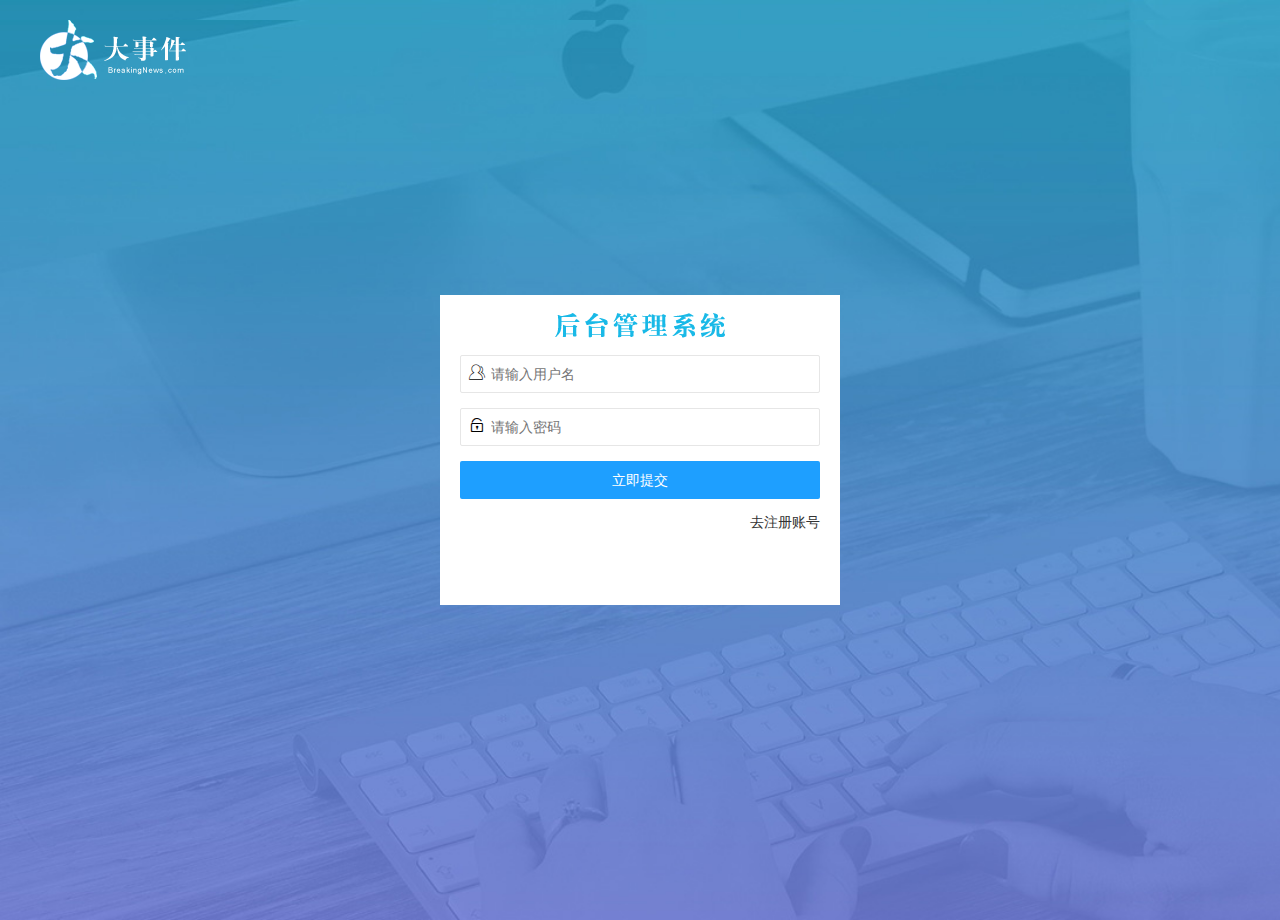
<file: login.html>
<!DOCTYPE html>
<html lang="en">

<head>
    <meta charset="UTF-8">
    <meta name="viewport" content="width=device-width, initial-scale=1.0">
    <title>大事件-登录/注册</title>
    <!-- 导入 LayUI 的样式 -->
    <link rel="stylesheet" href="/assets/lib/layui/css/layui.css" />
    <!-- 导入自己的样式表 -->
    <link rel="stylesheet" href="/assets/css/login.css" />
</head>

<body>
    <!-- 头部的 Logo 区域 -->
    <div class='header'>
        <img src="./assets/images/logo.png" alt="">
    </div>
    <!-- 登录注册区域 -->
    <div class='login'>
        <div class='login-title'></div>
        <!-- 登录区域 -->
        <div class="login-box">
            <form class="layui-form" action="" id='form_login'>
                <!-- 用户名 -->
                <div class="layui-form-item">
                    <i class="layui-icon layui-icon-user"></i>
                    <input type="text" name="username" required lay-verify="required" placeholder="请输入用户名"
                        autocomplete="off" class="layui-input">
                </div>
                <!-- 密码 -->
                <div class="layui-form-item">
                    <i class="layui-icon layui-icon-password"></i>
                    <input type="password" name="password" required lay-verify="required|pwd" placeholder="请输入密码"
                        autocomplete="off" class="layui-input">
                </div>
                <!-- 按钮 -->
                <div class="layui-form-item">
                    <button class="layui-btn layui-btn-fluid layui-btn-normal" lay-submit
                        lay-filter="formDemo">立即提交</button>
                </div>
                <div class="layui-form-item links">
                    <a href="javascript:;" id='toreg'>去注册账号</a>
                </div>
            </form>
            <!-- javascript:;阻止页面跳转 -->


        </div>
        <!-- 注册区域 -->
        <div class="reg-box">
            <form class="layui-form" action="" id='form_reg'>
                <!-- 用户名 -->
                <div class="layui-form-item">
                    <i class="layui-icon layui-icon-user"></i>
                    <input type="text" name="username" required lay-verify="required" placeholder="请输入用户名"
                        autocomplete="off" class="layui-input">
                </div>
                <!-- 密码 -->
                <div class="layui-form-item">
                    <i class="layui-icon layui-icon-password"></i>
                    <!-- 表单验证lay-verify,可以自定义验证规则，两个规则之间用|隔开，不能有空格 -->
                    <input type="password" name="password" required lay-verify="required|pwd" placeholder="请输入密码"
                        autocomplete="off" class="layui-input">
                </div>
                <!-- 重复密码 -->
                <div class="layui-form-item">
                    <i class="layui-icon layui-icon-password"></i>
                    <input type="password" name="repassword" required lay-verify="required|pwd|repwd" placeholder="再输入密码"
                        autocomplete="off" class="layui-input">
                </div>
                <!-- 按钮 -->
                <div class="layui-form-item">
                    <button class="layui-btn layui-btn-fluid layui-btn-normal" lay-submit
                        lay-filter="formDemo" >注册</button>
                </div>
                <div class="layui-form-item links">
                    <a href="javascript:;" id='tologin'>去登录</a>
                </div>
            </form>

        </div>
    </div>
    <!-- 导入 `layui` 的 `js` 文件 -->
    <script src="./assets//lib/layui/layui.all.js"></script>
    <script src="./assets/lib/jquery.js"></script>
    <script src="./assets/js/baseAPI.js"></script>
    <script src="./assets/js/login.js"></script>
</body>

</html>
</file>
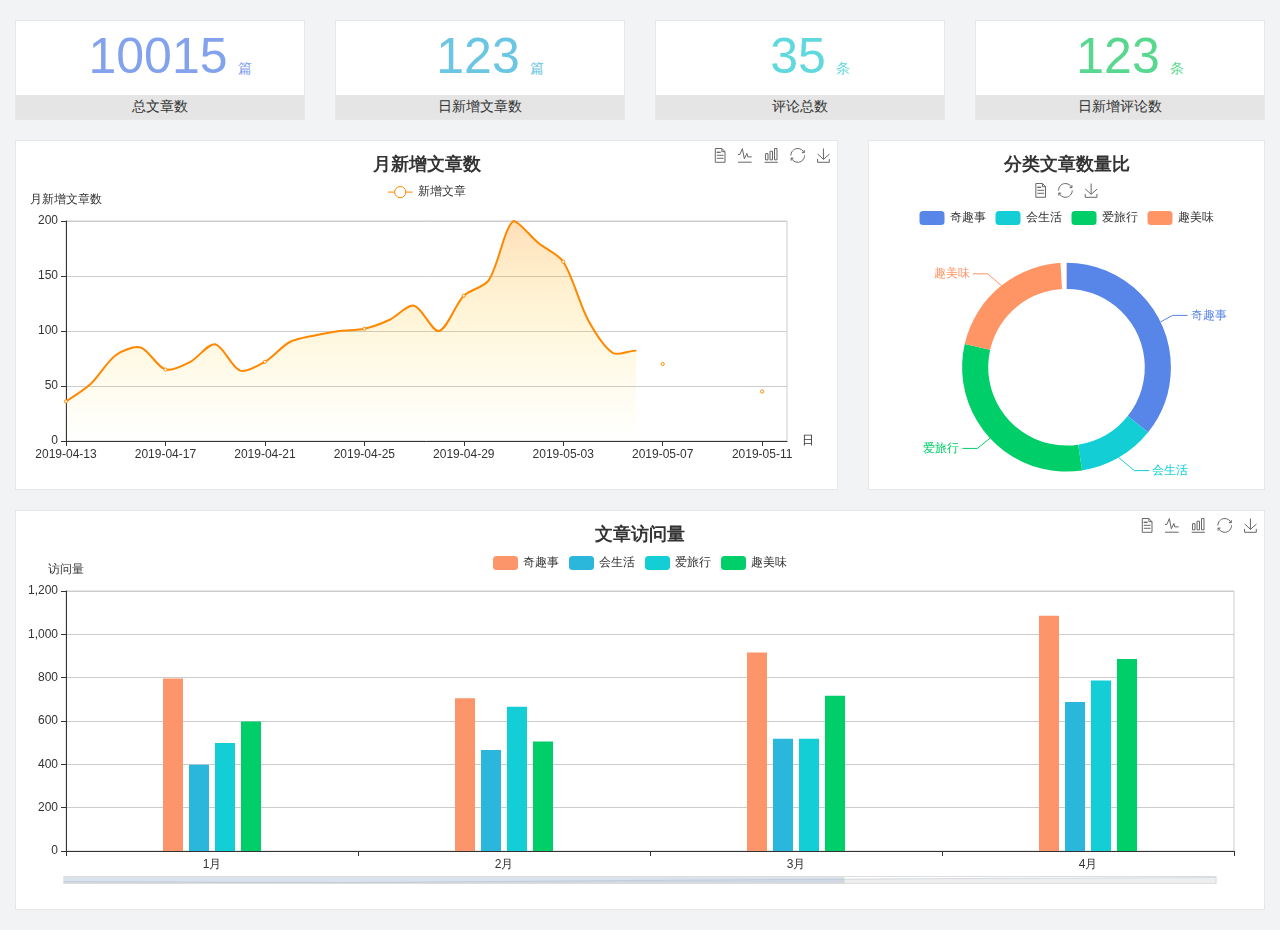
<file: home/dashboard.html>
<!DOCTYPE html>
<html lang="en">

<head>
  <meta charset="UTF-8">
  <meta name="viewport" content="width=device-width, initial-scale=1.0">
  <meta http-equiv="X-UA-Compatible" content="ie=edge">
  <title>图表统计</title>
  <link rel="stylesheet" href="../../assets/lib/bootstrap.css" />
  <link rel="stylesheet" href="../../assets/lib/main.css" />
  <script src="../../assets/lib/jquery.js"></script>
  <script type="text/javascript" src="../../assets/lib/echarts.min.js"></script>
</head>

<body>
  <div class="container-fluid">
    <div class="row spannel_list">
      <div class="col-sm-3 col-xs-6">
        <div class="spannel">
          <em>10015</em><span>篇</span>
          <b>总文章数</b>
        </div>
      </div>
      <div class="col-sm-3 col-xs-6">
        <div class="spannel scolor01">
          <em>123</em><span>篇</span>
          <b>日新增文章数</b>
        </div>
      </div>
      <div class="col-sm-3 col-xs-6">
        <div class="spannel scolor02">
          <em>35</em><span>条</span>
          <b>评论总数</b>
        </div>
      </div>
      <div class="col-sm-3 col-xs-6">
        <div class="spannel scolor03">
          <em>123</em><span>条</span>
          <b>日新增评论数</b>
        </div>
      </div>
    </div>
  </div>

  <div class="container-fluid">
    <div class="row curve-pie">
      <div class="col-lg-8 col-md-8">
        <div class="gragh_pannel" id="curve_show"></div>
      </div>
      <div class="col-lg-4 col-md-4">
        <div class="gragh_pannel" id="pie_show"></div>
      </div>
    </div>
  </div>

  <div class="container-fluid">
    <div class="column_pannel" id="column_show"></div>
  </div>

  <script>
    var oChart = echarts.init(document.getElementById('curve_show'));
    var aList_all = [
      { 'count': 36, 'date': '2019-04-13' },
      { 'count': 52, 'date': '2019-04-14' },
      { 'count': 78, 'date': '2019-04-15' },
      { 'count': 85, 'date': '2019-04-16' },
      { 'count': 65, 'date': '2019-04-17' },
      { 'count': 72, 'date': '2019-04-18' },
      { 'count': 88, 'date': '2019-04-19' },
      { 'count': 64, 'date': '2019-04-20' },
      { 'count': 72, 'date': '2019-04-21' },
      { 'count': 90, 'date': '2019-04-22' },
      { 'count': 96, 'date': '2019-04-23' },
      { 'count': 100, 'date': '2019-04-24' },
      { 'count': 102, 'date': '2019-04-25' },
      { 'count': 110, 'date': '2019-04-26' },
      { 'count': 123, 'date': '2019-04-27' },
      { 'count': 100, 'date': '2019-04-28' },
      { 'count': 132, 'date': '2019-04-29' },
      { 'count': 146, 'date': '2019-04-30' },
      { 'count': 200, 'date': '2019-05-01' },
      { 'count': 180, 'date': '2019-05-02' },
      { 'count': 163, 'date': '2019-05-03' },
      { 'count': 110, 'date': '2019-05-04' },
      { 'count': 80, 'date': '2019-05-05' },
      { 'count': 82, 'date': '2019-05-06' },
      { 'count': 70, 'date': '2019-05-07' },
      { 'count': 65, 'date': '2019-05-08' },
      { 'count': 54, 'date': '2019-05-09' },
      { 'count': 40, 'date': '2019-05-10' },
      { 'count': 45, 'date': '2019-05-11' },
      { 'count': 38, 'date': '2019-05-12' },
    ];

    let aCount = [];
    let aDate = [];

    for (var i = 0; i < aList_all.length; i++) {
      aCount.push(aList_all[i].count);
      aDate.push(aList_all[i].date);
    }

    var chartopt = {
      title: {
        text: '月新增文章数',
        left: 'center',
        top: '10'
      },
      tooltip: {
        trigger: 'axis'
      },
      legend: {
        data: ['新增文章'],
        top: '40'
      },
      toolbox: {
        show: true,
        feature: {
          mark: { show: true },
          dataView: { show: true, readOnly: false },
          magicType: { show: true, type: ['line', 'bar'] },
          restore: { show: true },
          saveAsImage: { show: true }
        }
      },
      calculable: true,
      xAxis: [
        {
          name: '日',
          type: 'category',
          boundaryGap: false,
          data: aDate
        }
      ],
      yAxis: [
        {
          name: '月新增文章数',
          type: 'value'
        }
      ],
      series: [
        {
          name: '新增文章',
          type: 'line',
          smooth: true,
          itemStyle: { normal: { areaStyle: { type: 'default' }, color: '#f80' }, lineStyle: { color: '#f80' } },
          data: aCount
        }],
      areaStyle: {
        normal: {
          color: new echarts.graphic.LinearGradient(0, 0, 0, 1, [{
            offset: 0,
            color: 'rgba(255,136,0,0.39)'
          }, {
            offset: .34,
            color: 'rgba(255,180,0,0.25)'
          }, {
            offset: 1,
            color: 'rgba(255,222,0,0.00)'
          }])

        }
      },
      grid: {
        show: true,
        x: 50,
        x2: 50,
        y: 80,
        height: 220
      }
    };

    oChart.setOption(chartopt);


    var oPie = echarts.init(document.getElementById('pie_show'));
    var oPieopt =
    {
      title: {
        top: 10,
        text: '分类文章数量比',
        x: 'center'
      },
      tooltip: {
        trigger: 'item',
        formatter: "{a} <br/>{b} : {c} ({d}%)"
      },
      color: ['#5885e8', '#13cfd5', '#00ce68', '#ff9565'],
      legend: {
        x: 'center',
        top: 65,
        data: ['奇趣事', '会生活', '爱旅行', '趣美味']
      },
      toolbox: {
        show: true,
        x: 'center',
        top: 35,
        feature: {
          mark: { show: true },
          dataView: { show: true, readOnly: false },
          magicType: {
            show: true,
            type: ['pie', 'funnel'],
            option: {
              funnel: {
                x: '25%',
                width: '50%',
                funnelAlign: 'left',
                max: 1548
              }
            }
          },
          restore: { show: true },
          saveAsImage: { show: true }
        }
      },
      calculable: true,
      series: [
        {
          name: '访问来源',
          type: 'pie',
          radius: ['45%', '60%'],
          center: ['50%', '65%'],
          data: [
            { value: 300, name: '奇趣事' },
            { value: 100, name: '会生活' },
            { value: 260, name: '爱旅行' },
            { value: 180, name: '趣美味' }
          ]
        }
      ]
    };
    oPie.setOption(oPieopt);



    var oColumn = this.echarts.init(document.getElementById('column_show'));
    var oColumnopt =
    {
      title: {
        text: '文章访问量',
        left: 'center',
        top: '10'
      },
      tooltip: {
        trigger: 'axis'
      },
      legend: {
        data: ['奇趣事', '会生活', '爱旅行', '趣美味'],
        top: '40'
      },
      toolbox: {
        show: true,
        feature: {
          mark: { show: true },
          dataView: { show: true, readOnly: false },
          magicType: { show: true, type: ['line', 'bar'] },
          restore: { show: true },
          saveAsImage: { show: true }
        }
      },
      calculable: true,
      xAxis: [
        {
          type: 'category',
          data: ['1月', '2月', '3月', '4月', '5月']
        }
      ],
      yAxis: [
        {
          name: '访问量',
          type: 'value'
        }
      ],
      series: [
        {
          name: '奇趣事',
          type: 'bar',
          barWidth: 20,
          itemStyle: {
            normal: { areaStyle: { type: 'default' }, color: '#fd956a' }
          },
          data: [800, 708, 920, 1090, 1200]
        },
        {
          name: '会生活',
          type: 'bar',
          barWidth: 20,
          itemStyle: {
            normal: { areaStyle: { type: 'default' }, color: '#2bb6db' }
          },
          data: [400, 468, 520, 690, 800]
        },
        {
          name: '爱旅行',
          type: 'bar',
          barWidth: 20,
          itemStyle: {
            normal: { areaStyle: { type: 'default' }, color: '#13cfd5' }
          },
          data: [500, 668, 520, 790, 900]
        },
        {
          name: '趣美味',
          type: 'bar',
          barWidth: 20,
          itemStyle: {
            normal: { areaStyle: { type: 'default' }, color: '#00ce68' }
          },
          data: [600, 508, 720, 890, 1000]
        }
      ],
      grid: {
        show: true,
        x: 50,
        x2: 30,
        y: 80,
        height: 260
      },
      dataZoom: [//给x轴设置滚动条
        {
          start: 0,//默认为0
          end: 100 - 1000 / 31,//默认为100
          type: 'slider',
          show: true,
          xAxisIndex: [0],
          handleSize: 0,//滑动条的 左右2个滑动条的大小
          height: 8,//组件高度
          left: 45, //左边的距离
          right: 50,//右边的距离
          bottom: 26,//右边的距离
          handleColor: '#ddd',//h滑动图标的颜色
          handleStyle: {
            borderColor: "#cacaca",
            borderWidth: "1",
            shadowBlur: 2,
            background: "#ddd",
            shadowColor: "#ddd",
          }
        }]
    };
    oColumn.setOption(oColumnopt);
  </script>
</body>

</html>
</file>
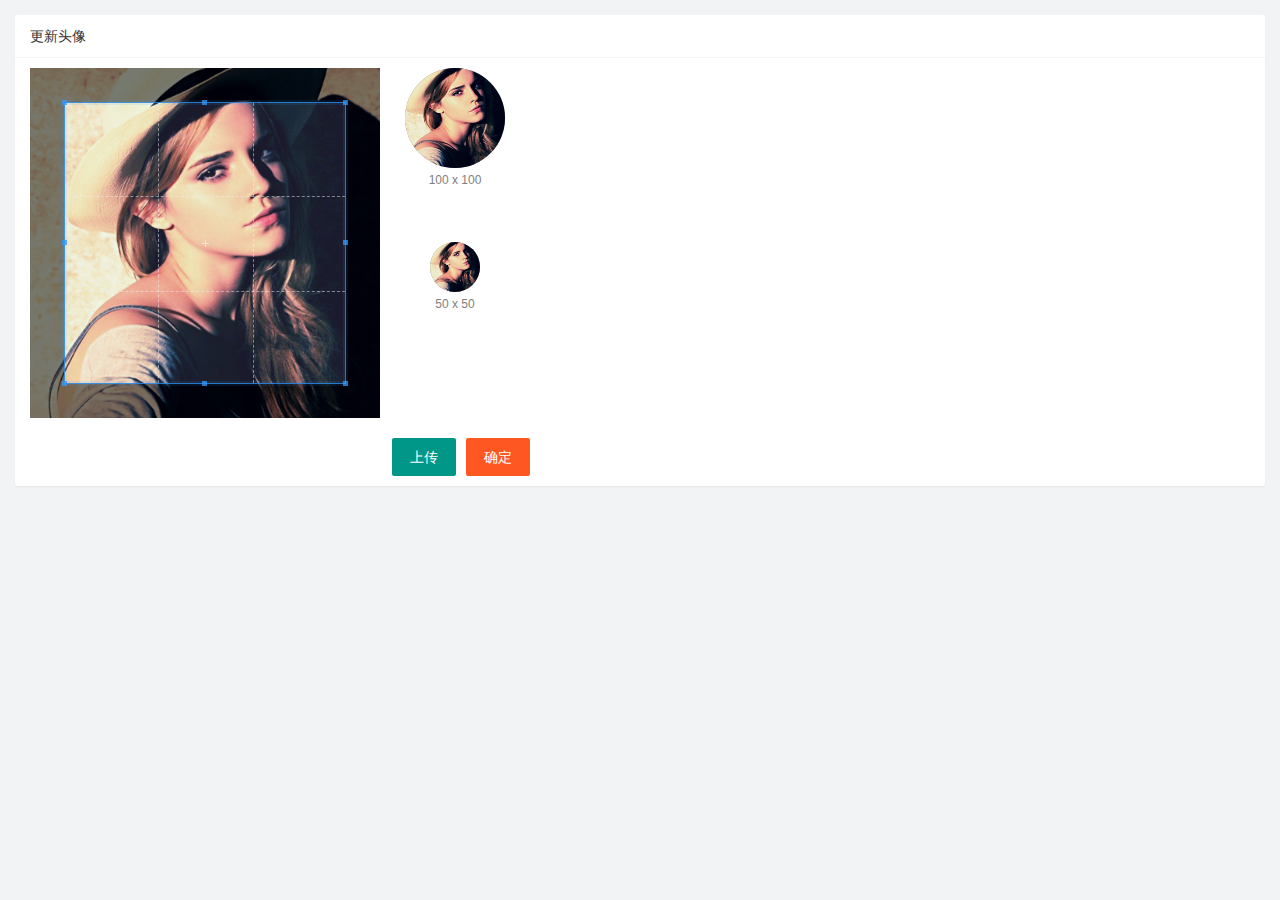
<file: user/user_avatar.html>
<!DOCTYPE html>
<html lang="en">
<head>
    <meta charset="UTF-8">
    <meta name="viewport" content="width=device-width, initial-scale=1.0">
    <title>更新头像</title>
    <link rel="stylesheet" href="../assets/lib/layui/css/layui.css">
    <link rel="stylesheet" href="/assets/lib/cropper/cropper.css" />
    <link rel="stylesheet" href="../assets/css/user/user_avatar.css">
</head>
<body>
    <div class="layui-card">
        <div class="layui-card-header">更新头像</div>
        <div class="layui-card-body">
            <!-- 第一行的图片裁剪和预览区域 -->
            <div class="row1">
                <!-- 图片裁剪区域 -->
                <div class="cropper-box">
                    <!-- 这个 img 标签很重要，将来会把它初始化为裁剪区域 -->
                    <img id="image" src="../assets/images/sample.jpg" />
                </div>
                <!-- 图片的预览区域 -->
                <div class="preview-box">
                    <div>
                        <!-- 宽高为 100px 的预览区域 -->
                        <div class="img-preview w100"></div>
                        <p class="size">100 x 100</p>
                    </div>
                    <div>
                        <!-- 宽高为 50px 的预览区域 -->
                        <div class="img-preview w50"></div>
                        <p class="size">50 x 50</p>
                    </div>
                </div>
            </div>
            
            <!-- 第二行的按钮区域 -->
            <div class="row2">
                <input type="file" id="file" accept='image/png,image/jpg'>
                <button type="button" class="layui-btn" id='uploadfile'>上传</button>
                <button type="button" class="layui-btn layui-btn-danger" id='issure'>确定</button>
            </div>
        </div>
    </div>
    <script src="../assets/lib/layui/layui.all.js"></script>
    <script src="../assets/lib/jquery.js"></script>
    <script src="../assets/lib/cropper/Cropper.js"></script>
    <script src="../assets/lib/cropper/jquery-cropper.js"></script>
    <script src="../assets/js/baseAPI.js"></script>
    <script src="../assets/js/user/user_avatar.js"></script>
</body>
</html>
</file>
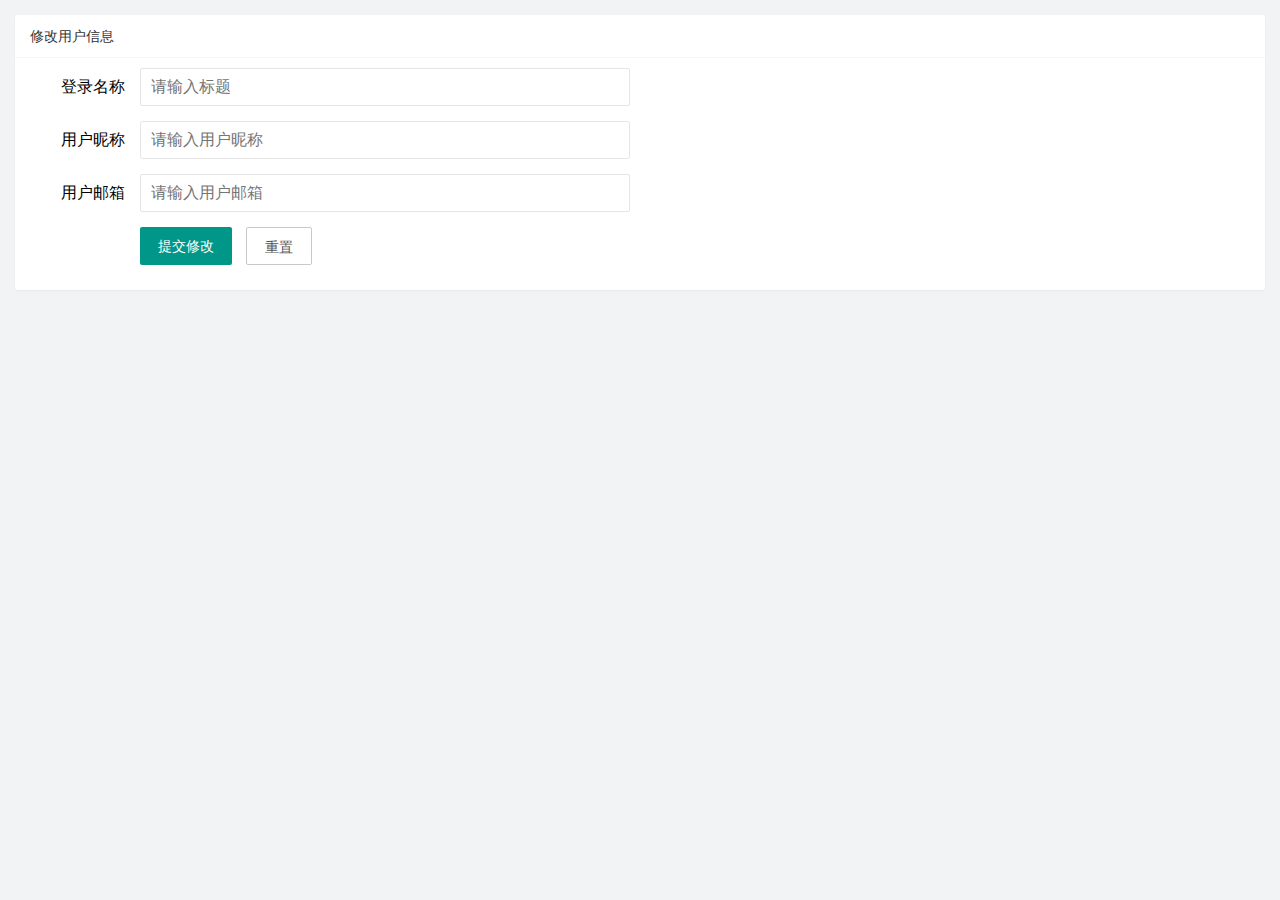
<file: user/user_info.html>
<!DOCTYPE html>
<html lang="en">

<head>
    <meta charset="UTF-8">
    <meta name="viewport" content="width=device-width, initial-scale=1.0">
    <title>基本资料</title>
    <link rel="stylesheet" href="../assets/lib/layui/css/layui.css">
    <link rel="stylesheet" href="../assets/css/user/user_info.css">
</head>

<body>
    <div class="layui-card">
        <div class="layui-card-header">修改用户信息</div>
        <div class="layui-card-body">
            <form class="layui-form" lay-filter='formUserInfo'>
                <input type="hidden" name='id'>
                <div class="layui-form-item">
                    <label class="layui-form-label">登录名称</label>
                    <div class="layui-input-block">
                        <input type="text" name="username" required lay-verify="required" placeholder="请输入标题"
                            autocomplete="off" class="layui-input" readonly>
                    </div>
                </div>
                <div class="layui-form-item">
                    <label class="layui-form-label">用户昵称</label>
                    <div class="layui-input-block">
                        <input type="text" name="nickname" required lay-verify="required|nickname" placeholder="请输入用户昵称"
                            autocomplete="off" class="layui-input">
                    </div>
                </div>
                <div class="layui-form-item">
                    <label class="layui-form-label">用户邮箱</label>
                    <div class="layui-input-block">
                        <input type="text" name="email" required lay-verify="required|email" placeholder="请输入用户邮箱"
                            autocomplete="off" class="layui-input">
                    </div>
                </div>
                <div class="layui-form-item">
                    <div class="layui-input-block">
                        <button class="layui-btn" lay-submit lay-filter="formDemo">提交修改</button>
                        <button type="reset" class="layui-btn layui-btn-primary" id='resetinfo'>重置</button>
                    </div>
                </div>
            </form>
        </div>
    </div>
    <script src="../assets/lib/layui/layui.all.js"></script>
    <script src="../assets/lib/jquery.js"></script>
    <script src="../assets/js/baseAPI.js"></script>
    <script src="../assets/js/user/user_info.js"></script>
</body>

</html>
</file>
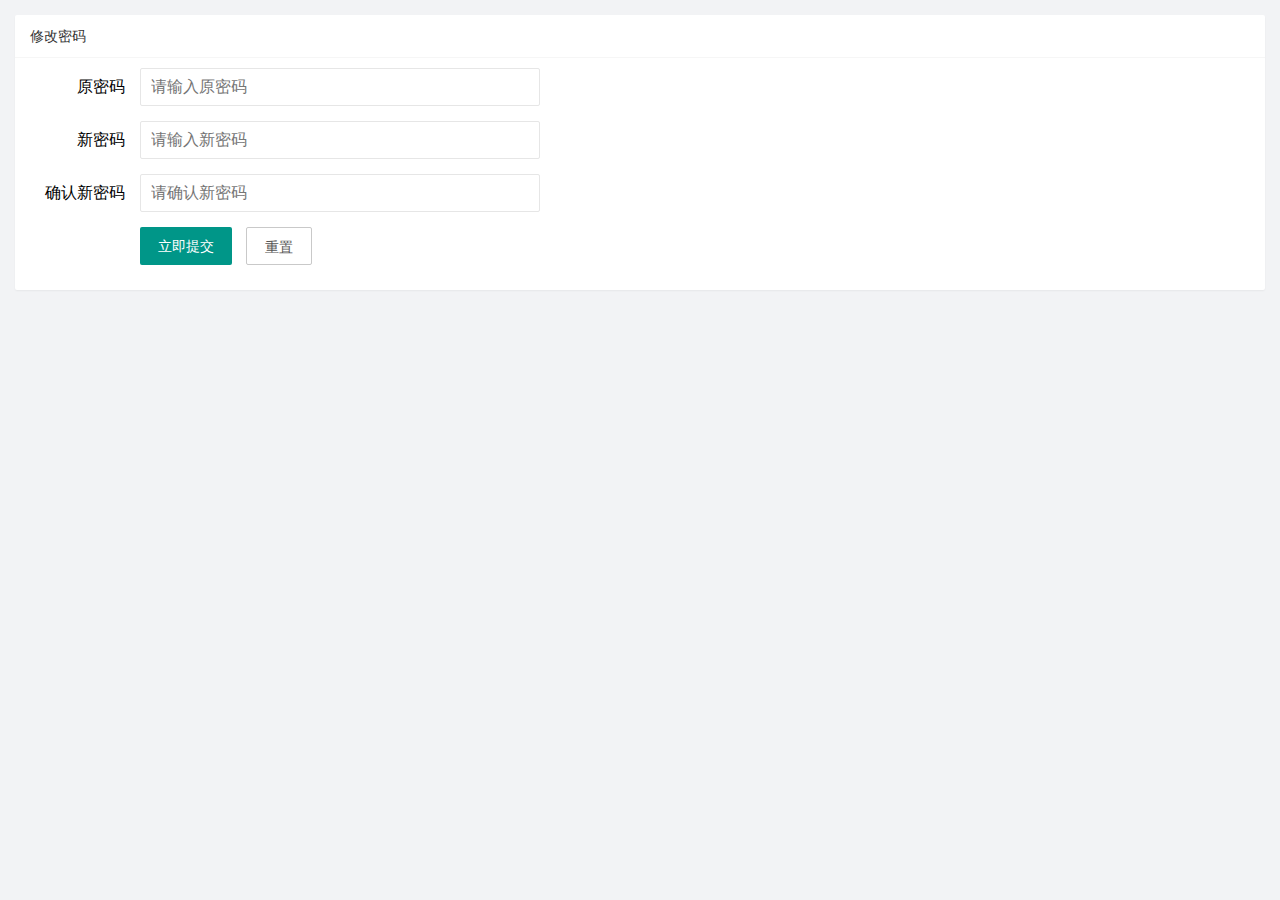
<file: user/user_psw.html>
<!DOCTYPE html>
<html lang="en">

<head>
    <meta charset="UTF-8">
    <meta name="viewport" content="width=device-width, initial-scale=1.0">
    <title>重置密码</title>
    <link rel="stylesheet" href="../assets/lib/layui/css/layui.css">
    <link rel="stylesheet" href="../assets/css/user/user_psw.css">
</head>

<body>
    <div class="layui-card">
        <div class="layui-card-header">修改密码</div>
        <div class="layui-card-body">
            <form class="layui-form" action="">
                <div class="layui-form-item">
                    <label class="layui-form-label">原密码</label>
                    <div class="layui-input-inline">
                        <input type="password" name="oldPwd" required lay-verify="required|pass" placeholder="请输入原密码"
                            autocomplete="off" class="layui-input">
                    </div>
                </div>
                <div class="layui-form-item">
                    <label class="layui-form-label">新密码</label>
                    <div class="layui-input-inline">
                        <input type="password" name="newPwd" required lay-verify="required|pass|samePwd" placeholder="请输入新密码" autocomplete="off"
                            class="layui-input">
                    </div>
                </div>
                <div class="layui-form-item">
                    <label class="layui-form-label">确认新密码</label>
                    <div class="layui-input-inline">
                        <input type="password" name="renewPwd" required lay-verify="required|pass|rePwd" placeholder="请确认新密码" autocomplete="off"
                            class="layui-input">
                    </div>
                </div>
                <div class="layui-form-item">
                    <div class="layui-input-block">
                        <button class="layui-btn" lay-submit lay-filter="formDemo">立即提交</button>
                        <button type="reset" class="layui-btn layui-btn-primary">重置</button>
                    </div>
                </div>
            </form>
        </div>
    </div>
    <script src="../assets/lib/layui/layui.all.js"></script>
    <script src="../assets/lib/jquery.js"></script>
    <script src="../assets/js/baseAPI.js"></script>
    <script src="../assets/js/user/user_psw.js"></script>
</body>

</html>
</file>
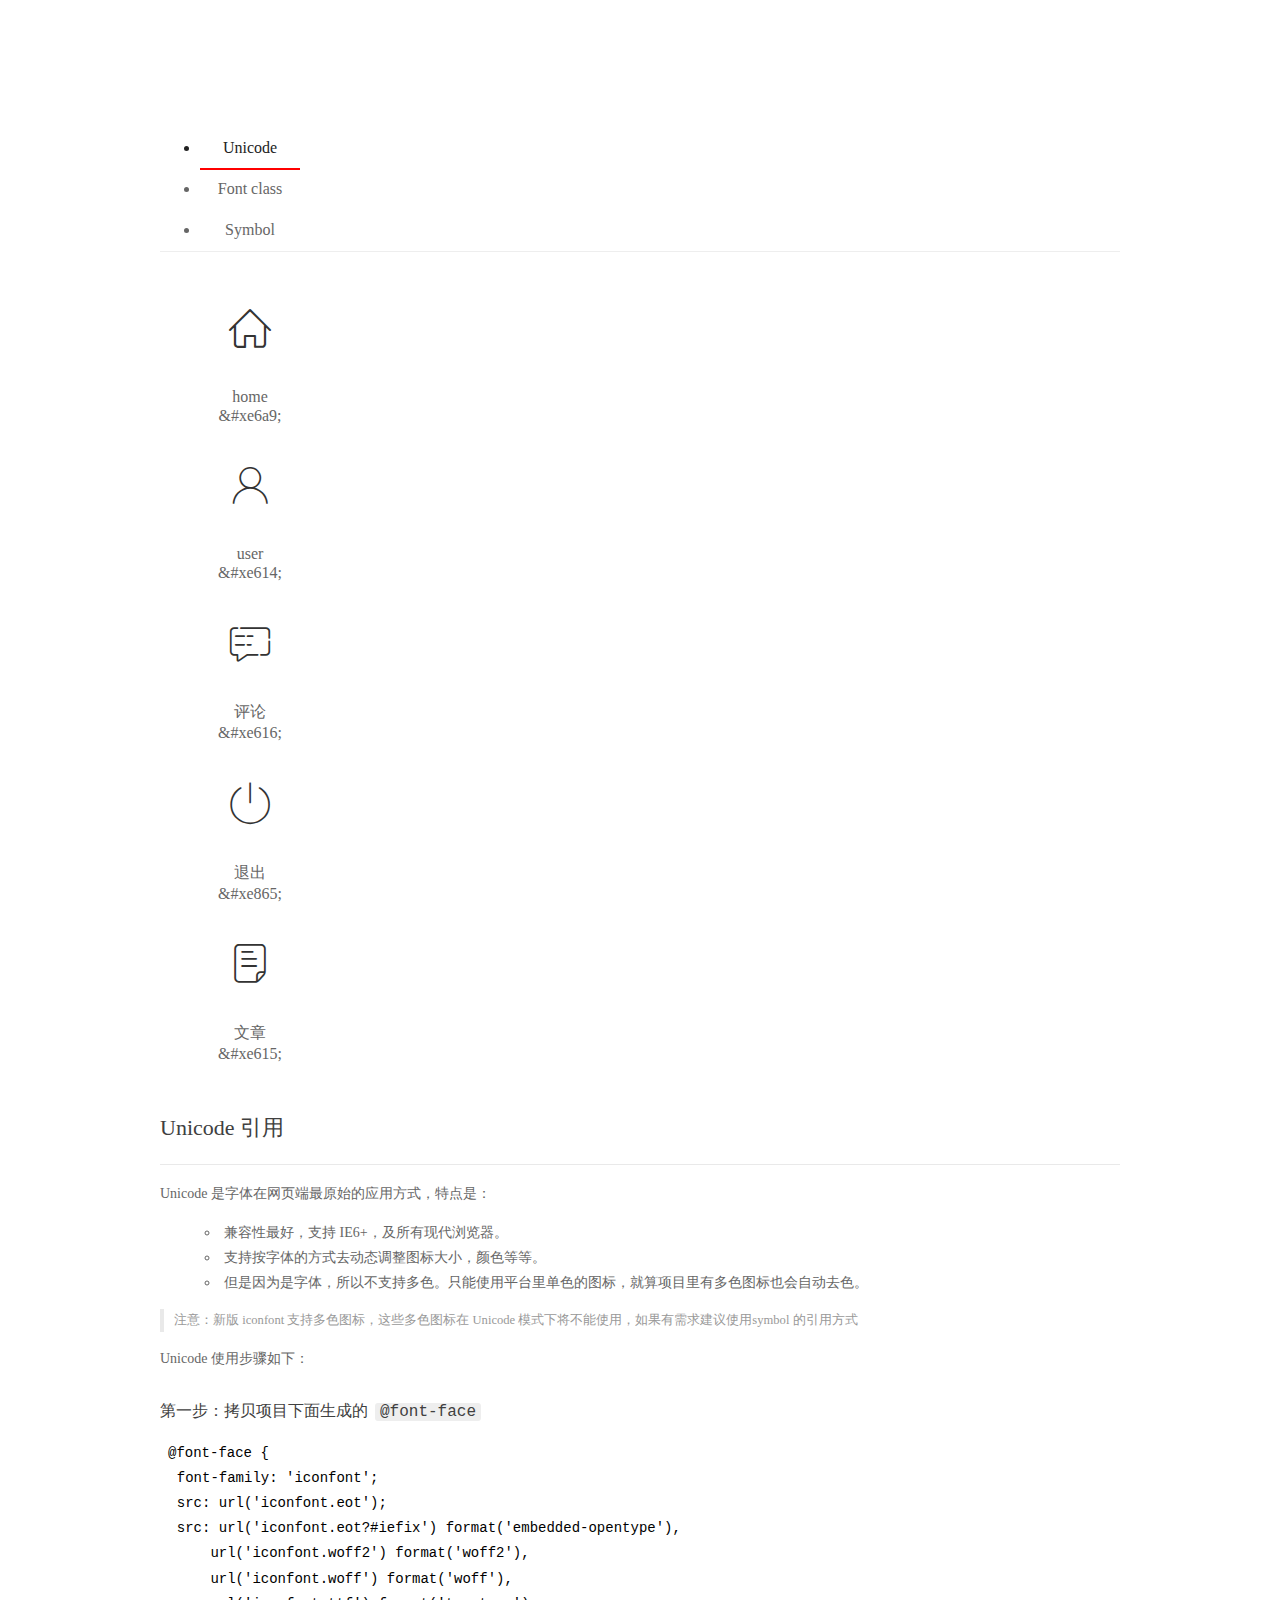
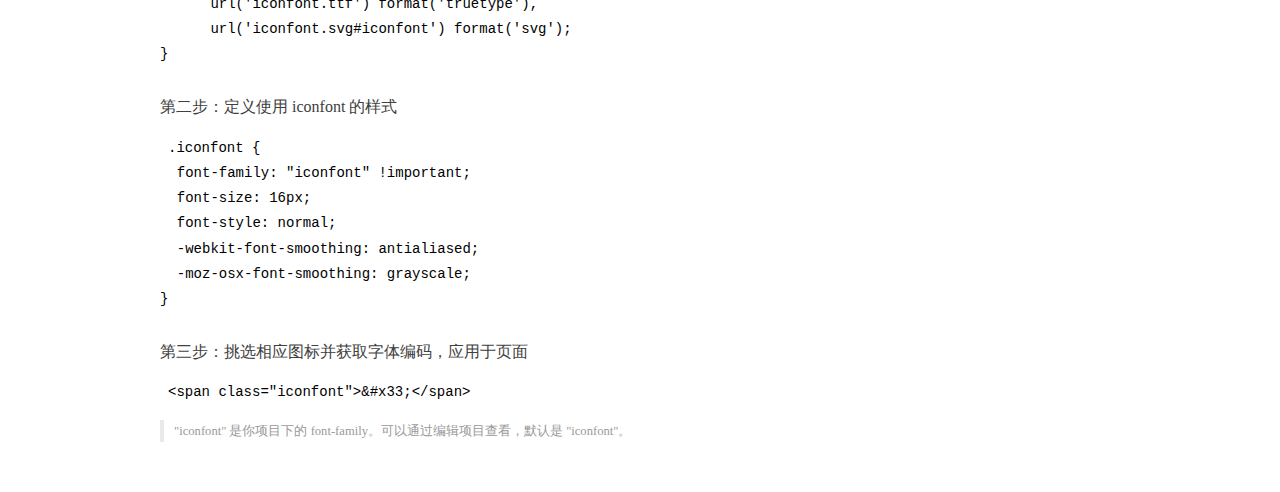
<file: assets/fonts/demo_index.html>
<!DOCTYPE html>
<html>
<head>
  <meta charset="utf-8"/>
  <title>IconFont Demo</title>
  <link rel="shortcut icon" href="https://gtms04.alicdn.com/tps/i4/TB1_oz6GVXXXXaFXpXXJDFnIXXX-64-64.ico" type="image/x-icon"/>
  <link rel="stylesheet" href="https://g.alicdn.com/thx/cube/1.3.2/cube.min.css">
  <link rel="stylesheet" href="demo.css">
  <link rel="stylesheet" href="iconfont.css">
  <script src="iconfont.js"></script>
  <!-- jQuery -->
  <script src="https://a1.alicdn.com/oss/uploads/2018/12/26/7bfddb60-08e8-11e9-9b04-53e73bb6408b.js"></script>
  <!-- 代码高亮 -->
  <script src="https://a1.alicdn.com/oss/uploads/2018/12/26/a3f714d0-08e6-11e9-8a15-ebf944d7534c.js"></script>
</head>
<body>
  <div class="main">
    <h1 class="logo"><a href="https://www.iconfont.cn/" title="iconfont 首页" target="_blank">&#xe86b;</a></h1>
    <div class="nav-tabs">
      <ul id="tabs" class="dib-box">
        <li class="dib active"><span>Unicode</span></li>
        <li class="dib"><span>Font class</span></li>
        <li class="dib"><span>Symbol</span></li>
      </ul>
      
    </div>
    <div class="tab-container">
      <div class="content unicode" style="display: block;">
          <ul class="icon_lists dib-box">
          
            <li class="dib">
              <span class="icon iconfont">&#xe6a9;</span>
                <div class="name">home</div>
                <div class="code-name">&amp;#xe6a9;</div>
              </li>
          
            <li class="dib">
              <span class="icon iconfont">&#xe614;</span>
                <div class="name">user</div>
                <div class="code-name">&amp;#xe614;</div>
              </li>
          
            <li class="dib">
              <span class="icon iconfont">&#xe616;</span>
                <div class="name">评论</div>
                <div class="code-name">&amp;#xe616;</div>
              </li>
          
            <li class="dib">
              <span class="icon iconfont">&#xe865;</span>
                <div class="name">退出</div>
                <div class="code-name">&amp;#xe865;</div>
              </li>
          
            <li class="dib">
              <span class="icon iconfont">&#xe615;</span>
                <div class="name">文章</div>
                <div class="code-name">&amp;#xe615;</div>
              </li>
          
          </ul>
          <div class="article markdown">
          <h2 id="unicode-">Unicode 引用</h2>
          <hr>

          <p>Unicode 是字体在网页端最原始的应用方式，特点是：</p>
          <ul>
            <li>兼容性最好，支持 IE6+，及所有现代浏览器。</li>
            <li>支持按字体的方式去动态调整图标大小，颜色等等。</li>
            <li>但是因为是字体，所以不支持多色。只能使用平台里单色的图标，就算项目里有多色图标也会自动去色。</li>
          </ul>
          <blockquote>
            <p>注意：新版 iconfont 支持多色图标，这些多色图标在 Unicode 模式下将不能使用，如果有需求建议使用symbol 的引用方式</p>
          </blockquote>
          <p>Unicode 使用步骤如下：</p>
          <h3 id="-font-face">第一步：拷贝项目下面生成的 <code>@font-face</code></h3>
<pre><code class="language-css"
>@font-face {
  font-family: 'iconfont';
  src: url('iconfont.eot');
  src: url('iconfont.eot?#iefix') format('embedded-opentype'),
      url('iconfont.woff2') format('woff2'),
      url('iconfont.woff') format('woff'),
      url('iconfont.ttf') format('truetype'),
      url('iconfont.svg#iconfont') format('svg');
}
</code></pre>
          <h3 id="-iconfont-">第二步：定义使用 iconfont 的样式</h3>
<pre><code class="language-css"
>.iconfont {
  font-family: "iconfont" !important;
  font-size: 16px;
  font-style: normal;
  -webkit-font-smoothing: antialiased;
  -moz-osx-font-smoothing: grayscale;
}
</code></pre>
          <h3 id="-">第三步：挑选相应图标并获取字体编码，应用于页面</h3>
<pre>
<code class="language-html"
>&lt;span class="iconfont"&gt;&amp;#x33;&lt;/span&gt;
</code></pre>
          <blockquote>
            <p>"iconfont" 是你项目下的 font-family。可以通过编辑项目查看，默认是 "iconfont"。</p>
          </blockquote>
          </div>
      </div>
      <div class="content font-class">
        <ul class="icon_lists dib-box">
          
          <li class="dib">
            <span class="icon iconfont icon-home"></span>
            <div class="name">
              home
            </div>
            <div class="code-name">.icon-home
            </div>
          </li>
          
          <li class="dib">
            <span class="icon iconfont icon-user"></span>
            <div class="name">
              user
            </div>
            <div class="code-name">.icon-user
            </div>
          </li>
          
          <li class="dib">
            <span class="icon iconfont icon-pinglun"></span>
            <div class="name">
              评论
            </div>
            <div class="code-name">.icon-pinglun
            </div>
          </li>
          
          <li class="dib">
            <span class="icon iconfont icon-tuichu"></span>
            <div class="name">
              退出
            </div>
            <div class="code-name">.icon-tuichu
            </div>
          </li>
          
          <li class="dib">
            <span class="icon iconfont icon-16"></span>
            <div class="name">
              文章
            </div>
            <div class="code-name">.icon-16
            </div>
          </li>
          
        </ul>
        <div class="article markdown">
        <h2 id="font-class-">font-class 引用</h2>
        <hr>

        <p>font-class 是 Unicode 使用方式的一种变种，主要是解决 Unicode 书写不直观，语意不明确的问题。</p>
        <p>与 Unicode 使用方式相比，具有如下特点：</p>
        <ul>
          <li>兼容性良好，支持 IE8+，及所有现代浏览器。</li>
          <li>相比于 Unicode 语意明确，书写更直观。可以很容易分辨这个 icon 是什么。</li>
          <li>因为使用 class 来定义图标，所以当要替换图标时，只需要修改 class 里面的 Unicode 引用。</li>
          <li>不过因为本质上还是使用的字体，所以多色图标还是不支持的。</li>
        </ul>
        <p>使用步骤如下：</p>
        <h3 id="-fontclass-">第一步：引入项目下面生成的 fontclass 代码：</h3>
<pre><code class="language-html">&lt;link rel="stylesheet" href="./iconfont.css"&gt;
</code></pre>
        <h3 id="-">第二步：挑选相应图标并获取类名，应用于页面：</h3>
<pre><code class="language-html">&lt;span class="iconfont icon-xxx"&gt;&lt;/span&gt;
</code></pre>
        <blockquote>
          <p>"
            iconfont" 是你项目下的 font-family。可以通过编辑项目查看，默认是 "iconfont"。</p>
        </blockquote>
      </div>
      </div>
      <div class="content symbol">
          <ul class="icon_lists dib-box">
          
            <li class="dib">
                <svg class="icon svg-icon" aria-hidden="true">
                  <use xlink:href="#icon-home"></use>
                </svg>
                <div class="name">home</div>
                <div class="code-name">#icon-home</div>
            </li>
          
            <li class="dib">
                <svg class="icon svg-icon" aria-hidden="true">
                  <use xlink:href="#icon-user"></use>
                </svg>
                <div class="name">user</div>
                <div class="code-name">#icon-user</div>
            </li>
          
            <li class="dib">
                <svg class="icon svg-icon" aria-hidden="true">
                  <use xlink:href="#icon-pinglun"></use>
                </svg>
                <div class="name">评论</div>
                <div class="code-name">#icon-pinglun</div>
            </li>
          
            <li class="dib">
                <svg class="icon svg-icon" aria-hidden="true">
                  <use xlink:href="#icon-tuichu"></use>
                </svg>
                <div class="name">退出</div>
                <div class="code-name">#icon-tuichu</div>
            </li>
          
            <li class="dib">
                <svg class="icon svg-icon" aria-hidden="true">
                  <use xlink:href="#icon-16"></use>
                </svg>
                <div class="name">文章</div>
                <div class="code-name">#icon-16</div>
            </li>
          
          </ul>
          <div class="article markdown">
          <h2 id="symbol-">Symbol 引用</h2>
          <hr>

          <p>这是一种全新的使用方式，应该说这才是未来的主流，也是平台目前推荐的用法。相关介绍可以参考这篇<a href="">文章</a>
            这种用法其实是做了一个 SVG 的集合，与另外两种相比具有如下特点：</p>
          <ul>
            <li>支持多色图标了，不再受单色限制。</li>
            <li>通过一些技巧，支持像字体那样，通过 <code>font-size</code>, <code>color</code> 来调整样式。</li>
            <li>兼容性较差，支持 IE9+，及现代浏览器。</li>
            <li>浏览器渲染 SVG 的性能一般，还不如 png。</li>
          </ul>
          <p>使用步骤如下：</p>
          <h3 id="-symbol-">第一步：引入项目下面生成的 symbol 代码：</h3>
<pre><code class="language-html">&lt;script src="./iconfont.js"&gt;&lt;/script&gt;
</code></pre>
          <h3 id="-css-">第二步：加入通用 CSS 代码（引入一次就行）：</h3>
<pre><code class="language-html">&lt;style&gt;
.icon {
  width: 1em;
  height: 1em;
  vertical-align: -0.15em;
  fill: currentColor;
  overflow: hidden;
}
&lt;/style&gt;
</code></pre>
          <h3 id="-">第三步：挑选相应图标并获取类名，应用于页面：</h3>
<pre><code class="language-html">&lt;svg class="icon" aria-hidden="true"&gt;
  &lt;use xlink:href="#icon-xxx"&gt;&lt;/use&gt;
&lt;/svg&gt;
</code></pre>
          </div>
      </div>

    </div>
  </div>
  <script>
  $(document).ready(function () {
      $('.tab-container .content:first').show()

      $('#tabs li').click(function (e) {
        var tabContent = $('.tab-container .content')
        var index = $(this).index()

        if ($(this).hasClass('active')) {
          return
        } else {
          $('#tabs li').removeClass('active')
          $(this).addClass('active')

          tabContent.hide().eq(index).fadeIn()
        }
      })
    })
  </script>
</body>
</html>
</file>
<file: assets/lib/layui/css/layui.css>
/** layui-v2.5.5 MIT License By https://www.layui.com */
 .layui-inline,img{display:inline-block;vertical-align:middle}h1,h2,h3,h4,h5,h6{font-weight:400}.layui-edge,.layui-header,.layui-inline,.layui-main{position:relative}.layui-body,.layui-edge,.layui-elip{overflow:hidden}.layui-btn,.layui-edge,.layui-inline,img{vertical-align:middle}.layui-btn,.layui-disabled,.layui-icon,.layui-unselect{-moz-user-select:none;-webkit-user-select:none;-ms-user-select:none}.layui-elip,.layui-form-checkbox span,.layui-form-pane .layui-form-label{text-overflow:ellipsis;white-space:nowrap}.layui-breadcrumb,.layui-tree-btnGroup{visibility:hidden}blockquote,body,button,dd,div,dl,dt,form,h1,h2,h3,h4,h5,h6,input,li,ol,p,pre,td,textarea,th,ul{margin:0;padding:0;-webkit-tap-highlight-color:rgba(0,0,0,0)}a:active,a:hover{outline:0}img{border:none}li{list-style:none}table{border-collapse:collapse;border-spacing:0}h4,h5,h6{font-size:100%}button,input,optgroup,option,select,textarea{font-family:inherit;font-size:inherit;font-style:inherit;font-weight:inherit;outline:0}pre{white-space:pre-wrap;white-space:-moz-pre-wrap;white-space:-pre-wrap;white-space:-o-pre-wrap;word-wrap:break-word}body{line-height:24px;font:14px Helvetica Neue,Helvetica,PingFang SC,Tahoma,Arial,sans-serif}hr{height:1px;margin:10px 0;border:0;clear:both}a{color:#333;text-decoration:none}a:hover{color:#777}a cite{font-style:normal;*cursor:pointer}.layui-border-box,.layui-border-box *{box-sizing:border-box}.layui-box,.layui-box *{box-sizing:content-box}.layui-clear{clear:both;*zoom:1}.layui-clear:after{content:'\20';clear:both;*zoom:1;display:block;height:0}.layui-inline{*display:inline;*zoom:1}.layui-edge{display:inline-block;width:0;height:0;border-width:6px;border-style:dashed;border-color:transparent}.layui-edge-top{top:-4px;border-bottom-color:#999;border-bottom-style:solid}.layui-edge-right{border-left-color:#999;border-left-style:solid}.layui-edge-bottom{top:2px;border-top-color:#999;border-top-style:solid}.layui-edge-left{border-right-color:#999;border-right-style:solid}.layui-disabled,.layui-disabled:hover{color:#d2d2d2!important;cursor:not-allowed!important}.layui-circle{border-radius:100%}.layui-show{display:block!important}.layui-hide{display:none!important}@font-face{font-family:layui-icon;src:url(../font/iconfont.eot?v=250);src:url(../font/iconfont.eot?v=250#iefix) format('embedded-opentype'),url(../font/iconfont.woff2?v=250) format('woff2'),url(../font/iconfont.woff?v=250) format('woff'),url(../font/iconfont.ttf?v=250) format('truetype'),url(../font/iconfont.svg?v=250#layui-icon) format('svg')}.layui-icon{font-family:layui-icon!important;font-size:16px;font-style:normal;-webkit-font-smoothing:antialiased;-moz-osx-font-smoothing:grayscale}.layui-icon-reply-fill:before{content:"\e611"}.layui-icon-set-fill:before{content:"\e614"}.layui-icon-menu-fill:before{content:"\e60f"}.layui-icon-search:before{content:"\e615"}.layui-icon-share:before{content:"\e641"}.layui-icon-set-sm:before{content:"\e620"}.layui-icon-engine:before{content:"\e628"}.layui-icon-close:before{content:"\1006"}.layui-icon-close-fill:before{content:"\1007"}.layui-icon-chart-screen:before{content:"\e629"}.layui-icon-star:before{content:"\e600"}.layui-icon-circle-dot:before{content:"\e617"}.layui-icon-chat:before{content:"\e606"}.layui-icon-release:before{content:"\e609"}.layui-icon-list:before{content:"\e60a"}.layui-icon-chart:before{content:"\e62c"}.layui-icon-ok-circle:before{content:"\1005"}.layui-icon-layim-theme:before{content:"\e61b"}.layui-icon-table:before{content:"\e62d"}.layui-icon-right:before{content:"\e602"}.layui-icon-left:before{content:"\e603"}.layui-icon-cart-simple:before{content:"\e698"}.layui-icon-face-cry:before{content:"\e69c"}.layui-icon-face-smile:before{content:"\e6af"}.layui-icon-survey:before{content:"\e6b2"}.layui-icon-tree:before{content:"\e62e"}.layui-icon-upload-circle:before{content:"\e62f"}.layui-icon-add-circle:before{content:"\e61f"}.layui-icon-download-circle:before{content:"\e601"}.layui-icon-templeate-1:before{content:"\e630"}.layui-icon-util:before{content:"\e631"}.layui-icon-face-surprised:before{content:"\e664"}.layui-icon-edit:before{content:"\e642"}.layui-icon-speaker:before{content:"\e645"}.layui-icon-down:before{content:"\e61a"}.layui-icon-file:before{content:"\e621"}.layui-icon-layouts:before{content:"\e632"}.layui-icon-rate-half:before{content:"\e6c9"}.layui-icon-add-circle-fine:before{content:"\e608"}.layui-icon-prev-circle:before{content:"\e633"}.layui-icon-read:before{content:"\e705"}.layui-icon-404:before{content:"\e61c"}.layui-icon-carousel:before{content:"\e634"}.layui-icon-help:before{content:"\e607"}.layui-icon-code-circle:before{content:"\e635"}.layui-icon-water:before{content:"\e636"}.layui-icon-username:before{content:"\e66f"}.layui-icon-find-fill:before{content:"\e670"}.layui-icon-about:before{content:"\e60b"}.layui-icon-location:before{content:"\e715"}.layui-icon-up:before{content:"\e619"}.layui-icon-pause:before{content:"\e651"}.layui-icon-date:before{content:"\e637"}.layui-icon-layim-uploadfile:before{content:"\e61d"}.layui-icon-delete:before{content:"\e640"}.layui-icon-play:before{content:"\e652"}.layui-icon-top:before{content:"\e604"}.layui-icon-friends:before{content:"\e612"}.layui-icon-refresh-3:before{content:"\e9aa"}.layui-icon-ok:before{content:"\e605"}.layui-icon-layer:before{content:"\e638"}.layui-icon-face-smile-fine:before{content:"\e60c"}.layui-icon-dollar:before{content:"\e659"}.layui-icon-group:before{content:"\e613"}.layui-icon-layim-download:before{content:"\e61e"}.layui-icon-picture-fine:before{content:"\e60d"}.layui-icon-link:before{content:"\e64c"}.layui-icon-diamond:before{content:"\e735"}.layui-icon-log:before{content:"\e60e"}.layui-icon-rate-solid:before{content:"\e67a"}.layui-icon-fonts-del:before{content:"\e64f"}.layui-icon-unlink:before{content:"\e64d"}.layui-icon-fonts-clear:before{content:"\e639"}.layui-icon-triangle-r:before{content:"\e623"}.layui-icon-circle:before{content:"\e63f"}.layui-icon-radio:before{content:"\e643"}.layui-icon-align-center:before{content:"\e647"}.layui-icon-align-right:before{content:"\e648"}.layui-icon-align-left:before{content:"\e649"}.layui-icon-loading-1:before{content:"\e63e"}.layui-icon-return:before{content:"\e65c"}.layui-icon-fonts-strong:before{content:"\e62b"}.layui-icon-upload:before{content:"\e67c"}.layui-icon-dialogue:before{content:"\e63a"}.layui-icon-video:before{content:"\e6ed"}.layui-icon-headset:before{content:"\e6fc"}.layui-icon-cellphone-fine:before{content:"\e63b"}.layui-icon-add-1:before{content:"\e654"}.layui-icon-face-smile-b:before{content:"\e650"}.layui-icon-fonts-html:before{content:"\e64b"}.layui-icon-form:before{content:"\e63c"}.layui-icon-cart:before{content:"\e657"}.layui-icon-camera-fill:before{content:"\e65d"}.layui-icon-tabs:before{content:"\e62a"}.layui-icon-fonts-code:before{content:"\e64e"}.layui-icon-fire:before{content:"\e756"}.layui-icon-set:before{content:"\e716"}.layui-icon-fonts-u:before{content:"\e646"}.layui-icon-triangle-d:before{content:"\e625"}.layui-icon-tips:before{content:"\e702"}.layui-icon-picture:before{content:"\e64a"}.layui-icon-more-vertical:before{content:"\e671"}.layui-icon-flag:before{content:"\e66c"}.layui-icon-loading:before{content:"\e63d"}.layui-icon-fonts-i:before{content:"\e644"}.layui-icon-refresh-1:before{content:"\e666"}.layui-icon-rmb:before{content:"\e65e"}.layui-icon-home:before{content:"\e68e"}.layui-icon-user:before{content:"\e770"}.layui-icon-notice:before{content:"\e667"}.layui-icon-login-weibo:before{content:"\e675"}.layui-icon-voice:before{content:"\e688"}.layui-icon-upload-drag:before{content:"\e681"}.layui-icon-login-qq:before{content:"\e676"}.layui-icon-snowflake:before{content:"\e6b1"}.layui-icon-file-b:before{content:"\e655"}.layui-icon-template:before{content:"\e663"}.layui-icon-auz:before{content:"\e672"}.layui-icon-console:before{content:"\e665"}.layui-icon-app:before{content:"\e653"}.layui-icon-prev:before{content:"\e65a"}.layui-icon-website:before{content:"\e7ae"}.layui-icon-next:before{content:"\e65b"}.layui-icon-component:before{content:"\e857"}.layui-icon-more:before{content:"\e65f"}.layui-icon-login-wechat:before{content:"\e677"}.layui-icon-shrink-right:before{content:"\e668"}.layui-icon-spread-left:before{content:"\e66b"}.layui-icon-camera:before{content:"\e660"}.layui-icon-note:before{content:"\e66e"}.layui-icon-refresh:before{content:"\e669"}.layui-icon-female:before{content:"\e661"}.layui-icon-male:before{content:"\e662"}.layui-icon-password:before{content:"\e673"}.layui-icon-senior:before{content:"\e674"}.layui-icon-theme:before{content:"\e66a"}.layui-icon-tread:before{content:"\e6c5"}.layui-icon-praise:before{content:"\e6c6"}.layui-icon-star-fill:before{content:"\e658"}.layui-icon-rate:before{content:"\e67b"}.layui-icon-template-1:before{content:"\e656"}.layui-icon-vercode:before{content:"\e679"}.layui-icon-cellphone:before{content:"\e678"}.layui-icon-screen-full:before{content:"\e622"}.layui-icon-screen-restore:before{content:"\e758"}.layui-icon-cols:before{content:"\e610"}.layui-icon-export:before{content:"\e67d"}.layui-icon-print:before{content:"\e66d"}.layui-icon-slider:before{content:"\e714"}.layui-icon-addition:before{content:"\e624"}.layui-icon-subtraction:before{content:"\e67e"}.layui-icon-service:before{content:"\e626"}.layui-icon-transfer:before{content:"\e691"}.layui-main{width:1140px;margin:0 auto}.layui-header{z-index:1000;height:60px}.layui-header a:hover{transition:all .5s;-webkit-transition:all .5s}.layui-side{position:fixed;left:0;top:0;bottom:0;z-index:999;width:200px;overflow-x:hidden}.layui-side-scroll{position:relative;width:220px;height:100%;overflow-x:hidden}.layui-body{position:absolute;left:200px;right:0;top:0;bottom:0;z-index:998;width:auto;overflow-y:auto;box-sizing:border-box}.layui-layout-body{overflow:hidden}.layui-layout-admin .layui-header{background-color:#23262E}.layui-layout-admin .layui-side{top:60px;width:200px;overflow-x:hidden}.layui-layout-admin .layui-body{position:fixed;top:60px;bottom:44px}.layui-layout-admin .layui-main{width:auto;margin:0 15px}.layui-layout-admin .layui-footer{position:fixed;left:200px;right:0;bottom:0;height:44px;line-height:44px;padding:0 15px;background-color:#eee}.layui-layout-admin .layui-logo{position:absolute;left:0;top:0;width:200px;height:100%;line-height:60px;text-align:center;color:#009688;font-size:16px}.layui-layout-admin .layui-header .layui-nav{background:0 0}.layui-layout-left{position:absolute!important;left:200px;top:0}.layui-layout-right{position:absolute!important;right:0;top:0}.layui-container{position:relative;margin:0 auto;padding:0 15px;box-sizing:border-box}.layui-fluid{position:relative;margin:0 auto;padding:0 15px}.layui-row:after,.layui-row:before{content:'';display:block;clear:both}.layui-col-lg1,.layui-col-lg10,.layui-col-lg11,.layui-col-lg12,.layui-col-lg2,.layui-col-lg3,.layui-col-lg4,.layui-col-lg5,.layui-col-lg6,.layui-col-lg7,.layui-col-lg8,.layui-col-lg9,.layui-col-md1,.layui-col-md10,.layui-col-md11,.layui-col-md12,.layui-col-md2,.layui-col-md3,.layui-col-md4,.layui-col-md5,.layui-col-md6,.layui-col-md7,.layui-col-md8,.layui-col-md9,.layui-col-sm1,.layui-col-sm10,.layui-col-sm11,.layui-col-sm12,.layui-col-sm2,.layui-col-sm3,.layui-col-sm4,.layui-col-sm5,.layui-col-sm6,.layui-col-sm7,.layui-col-sm8,.layui-col-sm9,.layui-col-xs1,.layui-col-xs10,.layui-col-xs11,.layui-col-xs12,.layui-col-xs2,.layui-col-xs3,.layui-col-xs4,.layui-col-xs5,.layui-col-xs6,.layui-col-xs7,.layui-col-xs8,.layui-col-xs9{position:relative;display:block;box-sizing:border-box}.layui-col-xs1,.layui-col-xs10,.layui-col-xs11,.layui-col-xs12,.layui-col-xs2,.layui-col-xs3,.layui-col-xs4,.layui-col-xs5,.layui-col-xs6,.layui-col-xs7,.layui-col-xs8,.layui-col-xs9{float:left}.layui-col-xs1{width:8.33333333%}.layui-col-xs2{width:16.66666667%}.layui-col-xs3{width:25%}.layui-col-xs4{width:33.33333333%}.layui-col-xs5{width:41.66666667%}.layui-col-xs6{width:50%}.layui-col-xs7{width:58.33333333%}.layui-col-xs8{width:66.66666667%}.layui-col-xs9{width:75%}.layui-col-xs10{width:83.33333333%}.layui-col-xs11{width:91.66666667%}.layui-col-xs12{width:100%}.layui-col-xs-offset1{margin-left:8.33333333%}.layui-col-xs-offset2{margin-left:16.66666667%}.layui-col-xs-offset3{margin-left:25%}.layui-col-xs-offset4{margin-left:33.33333333%}.layui-col-xs-offset5{margin-left:41.66666667%}.layui-col-xs-offset6{margin-left:50%}.layui-col-xs-offset7{margin-left:58.33333333%}.layui-col-xs-offset8{margin-left:66.66666667%}.layui-col-xs-offset9{margin-left:75%}.layui-col-xs-offset10{margin-left:83.33333333%}.layui-col-xs-offset11{margin-left:91.66666667%}.layui-col-xs-offset12{margin-left:100%}@media screen and (max-width:768px){.layui-hide-xs{display:none!important}.layui-show-xs-block{display:block!important}.layui-show-xs-inline{display:inline!important}.layui-show-xs-inline-block{display:inline-block!important}}@media screen and (min-width:768px){.layui-container{width:750px}.layui-hide-sm{display:none!important}.layui-show-sm-block{display:block!important}.layui-show-sm-inline{display:inline!important}.layui-show-sm-inline-block{display:inline-block!important}.layui-col-sm1,.layui-col-sm10,.layui-col-sm11,.layui-col-sm12,.layui-col-sm2,.layui-col-sm3,.layui-col-sm4,.layui-col-sm5,.layui-col-sm6,.layui-col-sm7,.layui-col-sm8,.layui-col-sm9{float:left}.layui-col-sm1{width:8.33333333%}.layui-col-sm2{width:16.66666667%}.layui-col-sm3{width:25%}.layui-col-sm4{width:33.33333333%}.layui-col-sm5{width:41.66666667%}.layui-col-sm6{width:50%}.layui-col-sm7{width:58.33333333%}.layui-col-sm8{width:66.66666667%}.layui-col-sm9{width:75%}.layui-col-sm10{width:83.33333333%}.layui-col-sm11{width:91.66666667%}.layui-col-sm12{width:100%}.layui-col-sm-offset1{margin-left:8.33333333%}.layui-col-sm-offset2{margin-left:16.66666667%}.layui-col-sm-offset3{margin-left:25%}.layui-col-sm-offset4{margin-left:33.33333333%}.layui-col-sm-offset5{margin-left:41.66666667%}.layui-col-sm-offset6{margin-left:50%}.layui-col-sm-offset7{margin-left:58.33333333%}.layui-col-sm-offset8{margin-left:66.66666667%}.layui-col-sm-offset9{margin-left:75%}.layui-col-sm-offset10{margin-left:83.33333333%}.layui-col-sm-offset11{margin-left:91.66666667%}.layui-col-sm-offset12{margin-left:100%}}@media screen and (min-width:992px){.layui-container{width:970px}.layui-hide-md{display:none!important}.layui-show-md-block{display:block!important}.layui-show-md-inline{display:inline!important}.layui-show-md-inline-block{display:inline-block!important}.layui-col-md1,.layui-col-md10,.layui-col-md11,.layui-col-md12,.layui-col-md2,.layui-col-md3,.layui-col-md4,.layui-col-md5,.layui-col-md6,.layui-col-md7,.layui-col-md8,.layui-col-md9{float:left}.layui-col-md1{width:8.33333333%}.layui-col-md2{width:16.66666667%}.layui-col-md3{width:25%}.layui-col-md4{width:33.33333333%}.layui-col-md5{width:41.66666667%}.layui-col-md6{width:50%}.layui-col-md7{width:58.33333333%}.layui-col-md8{width:66.66666667%}.layui-col-md9{width:75%}.layui-col-md10{width:83.33333333%}.layui-col-md11{width:91.66666667%}.layui-col-md12{width:100%}.layui-col-md-offset1{margin-left:8.33333333%}.layui-col-md-offset2{margin-left:16.66666667%}.layui-col-md-offset3{margin-left:25%}.layui-col-md-offset4{margin-left:33.33333333%}.layui-col-md-offset5{margin-left:41.66666667%}.layui-col-md-offset6{margin-left:50%}.layui-col-md-offset7{margin-left:58.33333333%}.layui-col-md-offset8{margin-left:66.66666667%}.layui-col-md-offset9{margin-left:75%}.layui-col-md-offset10{margin-left:83.33333333%}.layui-col-md-offset11{margin-left:91.66666667%}.layui-col-md-offset12{margin-left:100%}}@media screen and (min-width:1200px){.layui-container{width:1170px}.layui-hide-lg{display:none!important}.layui-show-lg-block{display:block!important}.layui-show-lg-inline{display:inline!important}.layui-show-lg-inline-block{display:inline-block!important}.layui-col-lg1,.layui-col-lg10,.layui-col-lg11,.layui-col-lg12,.layui-col-lg2,.layui-col-lg3,.layui-col-lg4,.layui-col-lg5,.layui-col-lg6,.layui-col-lg7,.layui-col-lg8,.layui-col-lg9{float:left}.layui-col-lg1{width:8.33333333%}.layui-col-lg2{width:16.66666667%}.layui-col-lg3{width:25%}.layui-col-lg4{width:33.33333333%}.layui-col-lg5{width:41.66666667%}.layui-col-lg6{width:50%}.layui-col-lg7{width:58.33333333%}.layui-col-lg8{width:66.66666667%}.layui-col-lg9{width:75%}.layui-col-lg10{width:83.33333333%}.layui-col-lg11{width:91.66666667%}.layui-col-lg12{width:100%}.layui-col-lg-offset1{margin-left:8.33333333%}.layui-col-lg-offset2{margin-left:16.66666667%}.layui-col-lg-offset3{margin-left:25%}.layui-col-lg-offset4{margin-left:33.33333333%}.layui-col-lg-offset5{margin-left:41.66666667%}.layui-col-lg-offset6{margin-left:50%}.layui-col-lg-offset7{margin-left:58.33333333%}.layui-col-lg-offset8{margin-left:66.66666667%}.layui-col-lg-offset9{margin-left:75%}.layui-col-lg-offset10{margin-left:83.33333333%}.layui-col-lg-offset11{margin-left:91.66666667%}.layui-col-lg-offset12{margin-left:100%}}.layui-col-space1{margin:-.5px}.layui-col-space1>*{padding:.5px}.layui-col-space3{margin:-1.5px}.layui-col-space3>*{padding:1.5px}.layui-col-space5{margin:-2.5px}.layui-col-space5>*{padding:2.5px}.layui-col-space8{margin:-3.5px}.layui-col-space8>*{padding:3.5px}.layui-col-space10{margin:-5px}.layui-col-space10>*{padding:5px}.layui-col-space12{margin:-6px}.layui-col-space12>*{padding:6px}.layui-col-space15{margin:-7.5px}.layui-col-space15>*{padding:7.5px}.layui-col-space18{margin:-9px}.layui-col-space18>*{padding:9px}.layui-col-space20{margin:-10px}.layui-col-space20>*{padding:10px}.layui-col-space22{margin:-11px}.layui-col-space22>*{padding:11px}.layui-col-space25{margin:-12.5px}.layui-col-space25>*{padding:12.5px}.layui-col-space30{margin:-15px}.layui-col-space30>*{padding:15px}.layui-btn,.layui-input,.layui-select,.layui-textarea,.layui-upload-button{outline:0;-webkit-appearance:none;transition:all .3s;-webkit-transition:all .3s;box-sizing:border-box}.layui-elem-quote{margin-bottom:10px;padding:15px;line-height:22px;border-left:5px solid #009688;border-radius:0 2px 2px 0;background-color:#f2f2f2}.layui-quote-nm{border-style:solid;border-width:1px 1px 1px 5px;background:0 0}.layui-elem-field{margin-bottom:10px;padding:0;border-width:1px;border-style:solid}.layui-elem-field legend{margin-left:20px;padding:0 10px;font-size:20px;font-weight:300}.layui-field-title{margin:10px 0 20px;border-width:1px 0 0}.layui-field-box{padding:10px 15px}.layui-field-title .layui-field-box{padding:10px 0}.layui-progress{position:relative;height:6px;border-radius:20px;background-color:#e2e2e2}.layui-progress-bar{position:absolute;left:0;top:0;width:0;max-width:100%;height:6px;border-radius:20px;text-align:right;background-color:#5FB878;transition:all .3s;-webkit-transition:all .3s}.layui-progress-big,.layui-progress-big .layui-progress-bar{height:18px;line-height:18px}.layui-progress-text{position:relative;top:-20px;line-height:18px;font-size:12px;color:#666}.layui-progress-big .layui-progress-text{position:static;padding:0 10px;color:#fff}.layui-collapse{border-width:1px;border-style:solid;border-radius:2px}.layui-colla-content,.layui-colla-item{border-top-width:1px;border-top-style:solid}.layui-colla-item:first-child{border-top:none}.layui-colla-title{position:relative;height:42px;line-height:42px;padding:0 15px 0 35px;color:#333;background-color:#f2f2f2;cursor:pointer;font-size:14px;overflow:hidden}.layui-colla-content{display:none;padding:10px 15px;line-height:22px;color:#666}.layui-colla-icon{position:absolute;left:15px;top:0;font-size:14px}.layui-card{margin-bottom:15px;border-radius:2px;background-color:#fff;box-shadow:0 1px 2px 0 rgba(0,0,0,.05)}.layui-card:last-child{margin-bottom:0}.layui-card-header{position:relative;height:42px;line-height:42px;padding:0 15px;border-bottom:1px solid #f6f6f6;color:#333;border-radius:2px 2px 0 0;font-size:14px}.layui-bg-black,.layui-bg-blue,.layui-bg-cyan,.layui-bg-green,.layui-bg-orange,.layui-bg-red{color:#fff!important}.layui-card-body{position:relative;padding:10px 15px;line-height:24px}.layui-card-body[pad15]{padding:15px}.layui-card-body[pad20]{padding:20px}.layui-card-body .layui-table{margin:5px 0}.layui-card .layui-tab{margin:0}.layui-panel-window{position:relative;padding:15px;border-radius:0;border-top:5px solid #E6E6E6;background-color:#fff}.layui-auxiliar-moving{position:fixed;left:0;right:0;top:0;bottom:0;width:100%;height:100%;background:0 0;z-index:9999999999}.layui-form-label,.layui-form-mid,.layui-form-select,.layui-input-block,.layui-input-inline,.layui-textarea{position:relative}.layui-bg-red{background-color:#FF5722!important}.layui-bg-orange{background-color:#FFB800!important}.layui-bg-green{background-color:#009688!important}.layui-bg-cyan{background-color:#2F4056!important}.layui-bg-blue{background-color:#1E9FFF!important}.layui-bg-black{background-color:#393D49!important}.layui-bg-gray{background-color:#eee!important;color:#666!important}.layui-badge-rim,.layui-colla-content,.layui-colla-item,.layui-collapse,.layui-elem-field,.layui-form-pane .layui-form-item[pane],.layui-form-pane .layui-form-label,.layui-input,.layui-layedit,.layui-layedit-tool,.layui-quote-nm,.layui-select,.layui-tab-bar,.layui-tab-card,.layui-tab-title,.layui-tab-title .layui-this:after,.layui-textarea{border-color:#e6e6e6}.layui-timeline-item:before,hr{background-color:#e6e6e6}.layui-text{line-height:22px;font-size:14px;color:#666}.layui-text h1,.layui-text h2,.layui-text h3{font-weight:500;color:#333}.layui-text h1{font-size:30px}.layui-text h2{font-size:24px}.layui-text h3{font-size:18px}.layui-text a:not(.layui-btn){color:#01AAED}.layui-text a:not(.layui-btn):hover{text-decoration:underline}.layui-text ul{padding:5px 0 5px 15px}.layui-text ul li{margin-top:5px;list-style-type:disc}.layui-text em,.layui-word-aux{color:#999!important;padding:0 5px!important}.layui-btn{display:inline-block;height:38px;line-height:38px;padding:0 18px;background-color:#009688;color:#fff;white-space:nowrap;text-align:center;font-size:14px;border:none;border-radius:2px;cursor:pointer}.layui-btn:hover{opacity:.8;filter:alpha(opacity=80);color:#fff}.layui-btn:active{opacity:1;filter:alpha(opacity=100)}.layui-btn+.layui-btn{margin-left:10px}.layui-btn-container{font-size:0}.layui-btn-container .layui-btn{margin-right:10px;margin-bottom:10px}.layui-btn-container .layui-btn+.layui-btn{margin-left:0}.layui-table .layui-btn-container .layui-btn{margin-bottom:9px}.layui-btn-radius{border-radius:100px}.layui-btn .layui-icon{margin-right:3px;font-size:18px;vertical-align:bottom;vertical-align:middle\9}.layui-btn-primary{border:1px solid #C9C9C9;background-color:#fff;color:#555}.layui-btn-primary:hover{border-color:#009688;color:#333}.layui-btn-normal{background-color:#1E9FFF}.layui-btn-warm{background-color:#FFB800}.layui-btn-danger{background-color:#FF5722}.layui-btn-checked{background-color:#5FB878}.layui-btn-disabled,.layui-btn-disabled:active,.layui-btn-disabled:hover{border:1px solid #e6e6e6;background-color:#FBFBFB;color:#C9C9C9;cursor:not-allowed;opacity:1}.layui-btn-lg{height:44px;line-height:44px;padding:0 25px;font-size:16px}.layui-btn-sm{height:30px;line-height:30px;padding:0 10px;font-size:12px}.layui-btn-sm i{font-size:16px!important}.layui-btn-xs{height:22px;line-height:22px;padding:0 5px;font-size:12px}.layui-btn-xs i{font-size:14px!important}.layui-btn-group{display:inline-block;vertical-align:middle;font-size:0}.layui-btn-group .layui-btn{margin-left:0!important;margin-right:0!important;border-left:1px solid rgba(255,255,255,.5);border-radius:0}.layui-btn-group .layui-btn-primary{border-left:none}.layui-btn-group .layui-btn-primary:hover{border-color:#C9C9C9;color:#009688}.layui-btn-group .layui-btn:first-child{border-left:none;border-radius:2px 0 0 2px}.layui-btn-group .layui-btn-primary:first-child{border-left:1px solid #c9c9c9}.layui-btn-group .layui-btn:last-child{border-radius:0 2px 2px 0}.layui-btn-group .layui-btn+.layui-btn{margin-left:0}.layui-btn-group+.layui-btn-group{margin-left:10px}.layui-btn-fluid{width:100%}.layui-input,.layui-select,.layui-textarea{height:38px;line-height:1.3;line-height:38px\9;border-width:1px;border-style:solid;background-color:#fff;border-radius:2px}.layui-input::-webkit-input-placeholder,.layui-select::-webkit-input-placeholder,.layui-textarea::-webkit-input-placeholder{line-height:1.3}.layui-input,.layui-textarea{display:block;width:100%;padding-left:10px}.layui-input:hover,.layui-textarea:hover{border-color:#D2D2D2!important}.layui-input:focus,.layui-textarea:focus{border-color:#C9C9C9!important}.layui-textarea{min-height:100px;height:auto;line-height:20px;padding:6px 10px;resize:vertical}.layui-select{padding:0 10px}.layui-form input[type=checkbox],.layui-form input[type=radio],.layui-form select{display:none}.layui-form [lay-ignore]{display:initial}.layui-form-item{margin-bottom:15px;clear:both;*zoom:1}.layui-form-item:after{content:'\20';clear:both;*zoom:1;display:block;height:0}.layui-form-label{float:left;display:block;padding:9px 15px;width:80px;font-weight:400;line-height:20px;text-align:right}.layui-form-label-col{display:block;float:none;padding:9px 0;line-height:20px;text-align:left}.layui-form-item .layui-inline{margin-bottom:5px;margin-right:10px}.layui-input-block{margin-left:110px;min-height:36px}.layui-input-inline{display:inline-block;vertical-align:middle}.layui-form-item .layui-input-inline{float:left;width:190px;margin-right:10px}.layui-form-text .layui-input-inline{width:auto}.layui-form-mid{float:left;display:block;padding:9px 0!important;line-height:20px;margin-right:10px}.layui-form-danger+.layui-form-select .layui-input,.layui-form-danger:focus{border-color:#FF5722!important}.layui-form-select .layui-input{padding-right:30px;cursor:pointer}.layui-form-select .layui-edge{position:absolute;right:10px;top:50%;margin-top:-3px;cursor:pointer;border-width:6px;border-top-color:#c2c2c2;border-top-style:solid;transition:all .3s;-webkit-transition:all .3s}.layui-form-select dl{display:none;position:absolute;left:0;top:42px;padding:5px 0;z-index:899;min-width:100%;border:1px solid #d2d2d2;max-height:300px;overflow-y:auto;background-color:#fff;border-radius:2px;box-shadow:0 2px 4px rgba(0,0,0,.12);box-sizing:border-box}.layui-form-select dl dd,.layui-form-select dl dt{padding:0 10px;line-height:36px;white-space:nowrap;overflow:hidden;text-overflow:ellipsis}.layui-form-select dl dt{font-size:12px;color:#999}.layui-form-select dl dd{cursor:pointer}.layui-form-select dl dd:hover{background-color:#f2f2f2;-webkit-transition:.5s all;transition:.5s all}.layui-form-select .layui-select-group dd{padding-left:20px}.layui-form-select dl dd.layui-select-tips{padding-left:10px!important;color:#999}.layui-form-select dl dd.layui-this{background-color:#5FB878;color:#fff}.layui-form-checkbox,.layui-form-select dl dd.layui-disabled{background-color:#fff}.layui-form-selected dl{display:block}.layui-form-checkbox,.layui-form-checkbox *,.layui-form-switch{display:inline-block;vertical-align:middle}.layui-form-selected .layui-edge{margin-top:-9px;-webkit-transform:rotate(180deg);transform:rotate(180deg);margin-top:-3px\9}:root .layui-form-selected .layui-edge{margin-top:-9px\0/IE9}.layui-form-selectup dl{top:auto;bottom:42px}.layui-select-none{margin:5px 0;text-align:center;color:#999}.layui-select-disabled .layui-disabled{border-color:#eee!important}.layui-select-disabled .layui-edge{border-top-color:#d2d2d2}.layui-form-checkbox{position:relative;height:30px;line-height:30px;margin-right:10px;padding-right:30px;cursor:pointer;font-size:0;-webkit-transition:.1s linear;transition:.1s linear;box-sizing:border-box}.layui-form-checkbox span{padding:0 10px;height:100%;font-size:14px;border-radius:2px 0 0 2px;background-color:#d2d2d2;color:#fff;overflow:hidden}.layui-form-checkbox:hover span{background-color:#c2c2c2}.layui-form-checkbox i{position:absolute;right:0;top:0;width:30px;height:28px;border:1px solid #d2d2d2;border-left:none;border-radius:0 2px 2px 0;color:#fff;font-size:20px;text-align:center}.layui-form-checkbox:hover i{border-color:#c2c2c2;color:#c2c2c2}.layui-form-checked,.layui-form-checked:hover{border-color:#5FB878}.layui-form-checked span,.layui-form-checked:hover span{background-color:#5FB878}.layui-form-checked i,.layui-form-checked:hover i{color:#5FB878}.layui-form-item .layui-form-checkbox{margin-top:4px}.layui-form-checkbox[lay-skin=primary]{height:auto!important;line-height:normal!important;min-width:18px;min-height:18px;border:none!important;margin-right:0;padding-left:28px;padding-right:0;background:0 0}.layui-form-checkbox[lay-skin=primary] span{padding-left:0;padding-right:15px;line-height:18px;background:0 0;color:#666}.layui-form-checkbox[lay-skin=primary] i{right:auto;left:0;width:16px;height:16px;line-height:16px;border:1px solid #d2d2d2;font-size:12px;border-radius:2px;background-color:#fff;-webkit-transition:.1s linear;transition:.1s linear}.layui-form-checkbox[lay-skin=primary]:hover i{border-color:#5FB878;color:#fff}.layui-form-checked[lay-skin=primary] i{border-color:#5FB878!important;background-color:#5FB878;color:#fff}.layui-checkbox-disbaled[lay-skin=primary] span{background:0 0!important;color:#c2c2c2}.layui-checkbox-disbaled[lay-skin=primary]:hover i{border-color:#d2d2d2}.layui-form-item .layui-form-checkbox[lay-skin=primary]{margin-top:10px}.layui-form-switch{position:relative;height:22px;line-height:22px;min-width:35px;padding:0 5px;margin-top:8px;border:1px solid #d2d2d2;border-radius:20px;cursor:pointer;background-color:#fff;-webkit-transition:.1s linear;transition:.1s linear}.layui-form-switch i{position:absolute;left:5px;top:3px;width:16px;height:16px;border-radius:20px;background-color:#d2d2d2;-webkit-transition:.1s linear;transition:.1s linear}.layui-form-switch em{position:relative;top:0;width:25px;margin-left:21px;padding:0!important;text-align:center!important;color:#999!important;font-style:normal!important;font-size:12px}.layui-form-onswitch{border-color:#5FB878;background-color:#5FB878}.layui-checkbox-disbaled,.layui-checkbox-disbaled i{border-color:#e2e2e2!important}.layui-form-onswitch i{left:100%;margin-left:-21px;background-color:#fff}.layui-form-onswitch em{margin-left:5px;margin-right:21px;color:#fff!important}.layui-checkbox-disbaled span{background-color:#e2e2e2!important}.layui-checkbox-disbaled:hover i{color:#fff!important}[lay-radio]{display:none}.layui-form-radio,.layui-form-radio *{display:inline-block;vertical-align:middle}.layui-form-radio{line-height:28px;margin:6px 10px 0 0;padding-right:10px;cursor:pointer;font-size:0}.layui-form-radio *{font-size:14px}.layui-form-radio>i{margin-right:8px;font-size:22px;color:#c2c2c2}.layui-form-radio>i:hover,.layui-form-radioed>i{color:#5FB878}.layui-radio-disbaled>i{color:#e2e2e2!important}.layui-form-pane .layui-form-label{width:110px;padding:8px 15px;height:38px;line-height:20px;border-width:1px;border-style:solid;border-radius:2px 0 0 2px;text-align:center;background-color:#FBFBFB;overflow:hidden;box-sizing:border-box}.layui-form-pane .layui-input-inline{margin-left:-1px}.layui-form-pane .layui-input-block{margin-left:110px;left:-1px}.layui-form-pane .layui-input{border-radius:0 2px 2px 0}.layui-form-pane .layui-form-text .layui-form-label{float:none;width:100%;border-radius:2px;box-sizing:border-box;text-align:left}.layui-form-pane .layui-form-text .layui-input-inline{display:block;margin:0;top:-1px;clear:both}.layui-form-pane .layui-form-text .layui-input-block{margin:0;left:0;top:-1px}.layui-form-pane .layui-form-text .layui-textarea{min-height:100px;border-radius:0 0 2px 2px}.layui-form-pane .layui-form-checkbox{margin:4px 0 4px 10px}.layui-form-pane .layui-form-radio,.layui-form-pane .layui-form-switch{margin-top:6px;margin-left:10px}.layui-form-pane .layui-form-item[pane]{position:relative;border-width:1px;border-style:solid}.layui-form-pane .layui-form-item[pane] .layui-form-label{position:absolute;left:0;top:0;height:100%;border-width:0 1px 0 0}.layui-form-pane .layui-form-item[pane] .layui-input-inline{margin-left:110px}@media screen and (max-width:450px){.layui-form-item .layui-form-label{text-overflow:ellipsis;overflow:hidden;white-space:nowrap}.layui-form-item .layui-inline{display:block;margin-right:0;margin-bottom:20px;clear:both}.layui-form-item .layui-inline:after{content:'\20';clear:both;display:block;height:0}.layui-form-item .layui-input-inline{display:block;float:none;left:-3px;width:auto;margin:0 0 10px 112px}.layui-form-item .layui-input-inline+.layui-form-mid{margin-left:110px;top:-5px;padding:0}.layui-form-item .layui-form-checkbox{margin-right:5px;margin-bottom:5px}}.layui-layedit{border-width:1px;border-style:solid;border-radius:2px}.layui-layedit-tool{padding:3px 5px;border-bottom-width:1px;border-bottom-style:solid;font-size:0}.layedit-tool-fixed{position:fixed;top:0;border-top:1px solid #e2e2e2}.layui-layedit-tool .layedit-tool-mid,.layui-layedit-tool .layui-icon{display:inline-block;vertical-align:middle;text-align:center;font-size:14px}.layui-layedit-tool .layui-icon{position:relative;width:32px;height:30px;line-height:30px;margin:3px 5px;color:#777;cursor:pointer;border-radius:2px}.layui-layedit-tool .layui-icon:hover{color:#393D49}.layui-layedit-tool .layui-icon:active{color:#000}.layui-layedit-tool .layedit-tool-active{background-color:#e2e2e2;color:#000}.layui-layedit-tool .layui-disabled,.layui-layedit-tool .layui-disabled:hover{color:#d2d2d2;cursor:not-allowed}.layui-layedit-tool .layedit-tool-mid{width:1px;height:18px;margin:0 10px;background-color:#d2d2d2}.layedit-tool-html{width:50px!important;font-size:30px!important}.layedit-tool-b,.layedit-tool-code,.layedit-tool-help{font-size:16px!important}.layedit-tool-d,.layedit-tool-face,.layedit-tool-image,.layedit-tool-unlink{font-size:18px!important}.layedit-tool-image input{position:absolute;font-size:0;left:0;top:0;width:100%;height:100%;opacity:.01;filter:Alpha(opacity=1);cursor:pointer}.layui-layedit-iframe iframe{display:block;width:100%}#LAY_layedit_code{overflow:hidden}.layui-laypage{display:inline-block;*display:inline;*zoom:1;vertical-align:middle;margin:10px 0;font-size:0}.layui-laypage>a:first-child,.layui-laypage>a:first-child em{border-radius:2px 0 0 2px}.layui-laypage>a:last-child,.layui-laypage>a:last-child em{border-radius:0 2px 2px 0}.layui-laypage>:first-child{margin-left:0!important}.layui-laypage>:last-child{margin-right:0!important}.layui-laypage a,.layui-laypage button,.layui-laypage input,.layui-laypage select,.layui-laypage span{border:1px solid #e2e2e2}.layui-laypage a,.layui-laypage span{display:inline-block;*display:inline;*zoom:1;vertical-align:middle;padding:0 15px;height:28px;line-height:28px;margin:0 -1px 5px 0;background-color:#fff;color:#333;font-size:12px}.layui-flow-more a *,.layui-laypage input,.layui-table-view select[lay-ignore]{display:inline-block}.layui-laypage a:hover{color:#009688}.layui-laypage em{font-style:normal}.layui-laypage .layui-laypage-spr{color:#999;font-weight:700}.layui-laypage a{text-decoration:none}.layui-laypage .layui-laypage-curr{position:relative}.layui-laypage .layui-laypage-curr em{position:relative;color:#fff}.layui-laypage .layui-laypage-curr .layui-laypage-em{position:absolute;left:-1px;top:-1px;padding:1px;width:100%;height:100%;background-color:#009688}.layui-laypage-em{border-radius:2px}.layui-laypage-next em,.layui-laypage-prev em{font-family:Sim sun;font-size:16px}.layui-laypage .layui-laypage-count,.layui-laypage .layui-laypage-limits,.layui-laypage .layui-laypage-refresh,.layui-laypage .layui-laypage-skip{margin-left:10px;margin-right:10px;padding:0;border:none}.layui-laypage .layui-laypage-limits,.layui-laypage .layui-laypage-refresh{vertical-align:top}.layui-laypage .layui-laypage-refresh i{font-size:18px;cursor:pointer}.layui-laypage select{height:22px;padding:3px;border-radius:2px;cursor:pointer}.layui-laypage .layui-laypage-skip{height:30px;line-height:30px;color:#999}.layui-laypage button,.layui-laypage input{height:30px;line-height:30px;border-radius:2px;vertical-align:top;background-color:#fff;box-sizing:border-box}.layui-laypage input{width:40px;margin:0 10px;padding:0 3px;text-align:center}.layui-laypage input:focus,.layui-laypage select:focus{border-color:#009688!important}.layui-laypage button{margin-left:10px;padding:0 10px;cursor:pointer}.layui-table,.layui-table-view{margin:10px 0}.layui-flow-more{margin:10px 0;text-align:center;color:#999;font-size:14px}.layui-flow-more a{height:32px;line-height:32px}.layui-flow-more a *{vertical-align:top}.layui-flow-more a cite{padding:0 20px;border-radius:3px;background-color:#eee;color:#333;font-style:normal}.layui-flow-more a cite:hover{opacity:.8}.layui-flow-more a i{font-size:30px;color:#737383}.layui-table{width:100%;background-color:#fff;color:#666}.layui-table tr{transition:all .3s;-webkit-transition:all .3s}.layui-table th{text-align:left;font-weight:400}.layui-table tbody tr:hover,.layui-table thead tr,.layui-table-click,.layui-table-header,.layui-table-hover,.layui-table-mend,.layui-table-patch,.layui-table-tool,.layui-table-total,.layui-table-total tr,.layui-table[lay-even] tr:nth-child(even){background-color:#f2f2f2}.layui-table td,.layui-table th,.layui-table-col-set,.layui-table-fixed-r,.layui-table-grid-down,.layui-table-header,.layui-table-page,.layui-table-tips-main,.layui-table-tool,.layui-table-total,.layui-table-view,.layui-table[lay-skin=line],.layui-table[lay-skin=row]{border-width:1px;border-style:solid;border-color:#e6e6e6}.layui-table td,.layui-table th{position:relative;padding:9px 15px;min-height:20px;line-height:20px;font-size:14px}.layui-table[lay-skin=line] td,.layui-table[lay-skin=line] th{border-width:0 0 1px}.layui-table[lay-skin=row] td,.layui-table[lay-skin=row] th{border-width:0 1px 0 0}.layui-table[lay-skin=nob] td,.layui-table[lay-skin=nob] th{border:none}.layui-table img{max-width:100px}.layui-table[lay-size=lg] td,.layui-table[lay-size=lg] th{padding:15px 30px}.layui-table-view .layui-table[lay-size=lg] .layui-table-cell{height:40px;line-height:40px}.layui-table[lay-size=sm] td,.layui-table[lay-size=sm] th{font-size:12px;padding:5px 10px}.layui-table-view .layui-table[lay-size=sm] .layui-table-cell{height:20px;line-height:20px}.layui-table[lay-data]{display:none}.layui-table-box{position:relative;overflow:hidden}.layui-table-view .layui-table{position:relative;width:auto;margin:0}.layui-table-view .layui-table[lay-skin=line]{border-width:0 1px 0 0}.layui-table-view .layui-table[lay-skin=row]{border-width:0 0 1px}.layui-table-view .layui-table td,.layui-table-view .layui-table th{padding:5px 0;border-top:none;border-left:none}.layui-table-view .layui-table th.layui-unselect .layui-table-cell span{cursor:pointer}.layui-table-view .layui-table td{cursor:default}.layui-table-view .layui-table td[data-edit=text]{cursor:text}.layui-table-view .layui-form-checkbox[lay-skin=primary] i{width:18px;height:18px}.layui-table-view .layui-form-radio{line-height:0;padding:0}.layui-table-view .layui-form-radio>i{margin:0;font-size:20px}.layui-table-init{position:absolute;left:0;top:0;width:100%;height:100%;text-align:center;z-index:110}.layui-table-init .layui-icon{position:absolute;left:50%;top:50%;margin:-15px 0 0 -15px;font-size:30px;color:#c2c2c2}.layui-table-header{border-width:0 0 1px;overflow:hidden}.layui-table-header .layui-table{margin-bottom:-1px}.layui-table-tool .layui-inline[lay-event]{position:relative;width:26px;height:26px;padding:5px;line-height:16px;margin-right:10px;text-align:center;color:#333;border:1px solid #ccc;cursor:pointer;-webkit-transition:.5s all;transition:.5s all}.layui-table-tool .layui-inline[lay-event]:hover{border:1px solid #999}.layui-table-tool-temp{padding-right:120px}.layui-table-tool-self{position:absolute;right:17px;top:10px}.layui-table-tool .layui-table-tool-self .layui-inline[lay-event]{margin:0 0 0 10px}.layui-table-tool-panel{position:absolute;top:29px;left:-1px;padding:5px 0;min-width:150px;min-height:40px;border:1px solid #d2d2d2;text-align:left;overflow-y:auto;background-color:#fff;box-shadow:0 2px 4px rgba(0,0,0,.12)}.layui-table-cell,.layui-table-tool-panel li{overflow:hidden;text-overflow:ellipsis;white-space:nowrap}.layui-table-tool-panel li{padding:0 10px;line-height:30px;-webkit-transition:.5s all;transition:.5s all}.layui-table-tool-panel li .layui-form-checkbox[lay-skin=primary]{width:100%;padding-left:28px}.layui-table-tool-panel li:hover{background-color:#f2f2f2}.layui-table-tool-panel li .layui-form-checkbox[lay-skin=primary] i{position:absolute;left:0;top:0}.layui-table-tool-panel li .layui-form-checkbox[lay-skin=primary] span{padding:0}.layui-table-tool .layui-table-tool-self .layui-table-tool-panel{left:auto;right:-1px}.layui-table-col-set{position:absolute;right:0;top:0;width:20px;height:100%;border-width:0 0 0 1px;background-color:#fff}.layui-table-sort{width:10px;height:20px;margin-left:5px;cursor:pointer!important}.layui-table-sort .layui-edge{position:absolute;left:5px;border-width:5px}.layui-table-sort .layui-table-sort-asc{top:3px;border-top:none;border-bottom-style:solid;border-bottom-color:#b2b2b2}.layui-table-sort .layui-table-sort-asc:hover{border-bottom-color:#666}.layui-table-sort .layui-table-sort-desc{bottom:5px;border-bottom:none;border-top-style:solid;border-top-color:#b2b2b2}.layui-table-sort .layui-table-sort-desc:hover{border-top-color:#666}.layui-table-sort[lay-sort=asc] .layui-table-sort-asc{border-bottom-color:#000}.layui-table-sort[lay-sort=desc] .layui-table-sort-desc{border-top-color:#000}.layui-table-cell{height:28px;line-height:28px;padding:0 15px;position:relative;box-sizing:border-box}.layui-table-cell .layui-form-checkbox[lay-skin=primary]{top:-1px;padding:0}.layui-table-cell .layui-table-link{color:#01AAED}.laytable-cell-checkbox,.laytable-cell-numbers,.laytable-cell-radio,.laytable-cell-space{padding:0;text-align:center}.layui-table-body{position:relative;overflow:auto;margin-right:-1px;margin-bottom:-1px}.layui-table-body .layui-none{line-height:26px;padding:15px;text-align:center;color:#999}.layui-table-fixed{position:absolute;left:0;top:0;z-index:101}.layui-table-fixed .layui-table-body{overflow:hidden}.layui-table-fixed-l{box-shadow:0 -1px 8px rgba(0,0,0,.08)}.layui-table-fixed-r{left:auto;right:-1px;border-width:0 0 0 1px;box-shadow:-1px 0 8px rgba(0,0,0,.08)}.layui-table-fixed-r .layui-table-header{position:relative;overflow:visible}.layui-table-mend{position:absolute;right:-49px;top:0;height:100%;width:50px}.layui-table-tool{position:relative;z-index:890;width:100%;min-height:50px;line-height:30px;padding:10px 15px;border-width:0 0 1px}.layui-table-tool .layui-btn-container{margin-bottom:-10px}.layui-table-page,.layui-table-total{border-width:1px 0 0;margin-bottom:-1px;overflow:hidden}.layui-table-page{position:relative;width:100%;padding:7px 7px 0;height:41px;font-size:12px;white-space:nowrap}.layui-table-page>div{height:26px}.layui-table-page .layui-laypage{margin:0}.layui-table-page .layui-laypage a,.layui-table-page .layui-laypage span{height:26px;line-height:26px;margin-bottom:10px;border:none;background:0 0}.layui-table-page .layui-laypage a,.layui-table-page .layui-laypage span.layui-laypage-curr{padding:0 12px}.layui-table-page .layui-laypage span{margin-left:0;padding:0}.layui-table-page .layui-laypage .layui-laypage-prev{margin-left:-7px!important}.layui-table-page .layui-laypage .layui-laypage-curr .layui-laypage-em{left:0;top:0;padding:0}.layui-table-page .layui-laypage button,.layui-table-page .layui-laypage input{height:26px;line-height:26px}.layui-table-page .layui-laypage input{width:40px}.layui-table-page .layui-laypage button{padding:0 10px}.layui-table-page select{height:18px}.layui-table-patch .layui-table-cell{padding:0;width:30px}.layui-table-edit{position:absolute;left:0;top:0;width:100%;height:100%;padding:0 14px 1px;border-radius:0;box-shadow:1px 1px 20px rgba(0,0,0,.15)}.layui-table-edit:focus{border-color:#5FB878!important}select.layui-table-edit{padding:0 0 0 10px;border-color:#C9C9C9}.layui-table-view .layui-form-checkbox,.layui-table-view .layui-form-radio,.layui-table-view .layui-form-switch{top:0;margin:0;box-sizing:content-box}.layui-table-view .layui-form-checkbox{top:-1px;height:26px;line-height:26px}.layui-table-view .layui-form-checkbox i{height:26px}.layui-table-grid .layui-table-cell{overflow:visible}.layui-table-grid-down{position:absolute;top:0;right:0;width:26px;height:100%;padding:5px 0;border-width:0 0 0 1px;text-align:center;background-color:#fff;color:#999;cursor:pointer}.layui-table-grid-down .layui-icon{position:absolute;top:50%;left:50%;margin:-8px 0 0 -8px}.layui-table-grid-down:hover{background-color:#fbfbfb}body .layui-table-tips .layui-layer-content{background:0 0;padding:0;box-shadow:0 1px 6px rgba(0,0,0,.12)}.layui-table-tips-main{margin:-44px 0 0 -1px;max-height:150px;padding:8px 15px;font-size:14px;overflow-y:scroll;background-color:#fff;color:#666}.layui-table-tips-c{position:absolute;right:-3px;top:-13px;width:20px;height:20px;padding:3px;cursor:pointer;background-color:#666;border-radius:50%;color:#fff}.layui-table-tips-c:hover{background-color:#777}.layui-table-tips-c:before{position:relative;right:-2px}.layui-upload-file{display:none!important;opacity:.01;filter:Alpha(opacity=1)}.layui-upload-drag,.layui-upload-form,.layui-upload-wrap{display:inline-block}.layui-upload-list{margin:10px 0}.layui-upload-choose{padding:0 10px;color:#999}.layui-upload-drag{position:relative;padding:30px;border:1px dashed #e2e2e2;background-color:#fff;text-align:center;cursor:pointer;color:#999}.layui-upload-drag .layui-icon{font-size:50px;color:#009688}.layui-upload-drag[lay-over]{border-color:#009688}.layui-upload-iframe{position:absolute;width:0;height:0;border:0;visibility:hidden}.layui-upload-wrap{position:relative;vertical-align:middle}.layui-upload-wrap .layui-upload-file{display:block!important;position:absolute;left:0;top:0;z-index:10;font-size:100px;width:100%;height:100%;opacity:.01;filter:Alpha(opacity=1);cursor:pointer}.layui-transfer-active,.layui-transfer-box{display:inline-block;vertical-align:middle}.layui-transfer-box,.layui-transfer-header,.layui-transfer-search{border-width:0;border-style:solid;border-color:#e6e6e6}.layui-transfer-box{position:relative;border-width:1px;width:200px;height:360px;border-radius:2px;background-color:#fff}.layui-transfer-box .layui-form-checkbox{width:100%;margin:0!important}.layui-transfer-header{height:38px;line-height:38px;padding:0 10px;border-bottom-width:1px}.layui-transfer-search{position:relative;padding:10px;border-bottom-width:1px}.layui-transfer-search .layui-input{height:32px;padding-left:30px;font-size:12px}.layui-transfer-search .layui-icon-search{position:absolute;left:20px;top:50%;margin-top:-8px;color:#666}.layui-transfer-active{margin:0 15px}.layui-transfer-active .layui-btn{display:block;margin:0;padding:0 15px;background-color:#5FB878;border-color:#5FB878;color:#fff}.layui-transfer-active .layui-btn-disabled{background-color:#FBFBFB;border-color:#e6e6e6;color:#C9C9C9}.layui-transfer-active .layui-btn:first-child{margin-bottom:15px}.layui-transfer-active .layui-btn .layui-icon{margin:0;font-size:14px!important}.layui-transfer-data{padding:5px 0;overflow:auto}.layui-transfer-data li{height:32px;line-height:32px;padding:0 10px}.layui-transfer-data li:hover{background-color:#f2f2f2;transition:.5s all}.layui-transfer-data .layui-none{padding:15px 10px;text-align:center;color:#999}.layui-nav{position:relative;padding:0 20px;background-color:#393D49;color:#fff;border-radius:2px;font-size:0;box-sizing:border-box}.layui-nav *{font-size:14px}.layui-nav .layui-nav-item{position:relative;display:inline-block;*display:inline;*zoom:1;vertical-align:middle;line-height:60px}.layui-nav .layui-nav-item a{display:block;padding:0 20px;color:#fff;color:rgba(255,255,255,.7);transition:all .3s;-webkit-transition:all .3s}.layui-nav .layui-this:after,.layui-nav-bar,.layui-nav-tree .layui-nav-itemed:after{position:absolute;left:0;top:0;width:0;height:5px;background-color:#5FB878;transition:all .2s;-webkit-transition:all .2s}.layui-nav-bar{z-index:1000}.layui-nav .layui-nav-item a:hover,.layui-nav .layui-this a{color:#fff}.layui-nav .layui-this:after{content:'';top:auto;bottom:0;width:100%}.layui-nav-img{width:30px;height:30px;margin-right:10px;border-radius:50%}.layui-nav .layui-nav-more{content:'';width:0;height:0;border-style:solid dashed dashed;border-color:#fff transparent transparent;overflow:hidden;cursor:pointer;transition:all .2s;-webkit-transition:all .2s;position:absolute;top:50%;right:3px;margin-top:-3px;border-width:6px;border-top-color:rgba(255,255,255,.7)}.layui-nav .layui-nav-mored,.layui-nav-itemed>a .layui-nav-more{margin-top:-9px;border-style:dashed dashed solid;border-color:transparent transparent #fff}.layui-nav-child{display:none;position:absolute;left:0;top:65px;min-width:100%;line-height:36px;padding:5px 0;box-shadow:0 2px 4px rgba(0,0,0,.12);border:1px solid #d2d2d2;background-color:#fff;z-index:100;border-radius:2px;white-space:nowrap}.layui-nav .layui-nav-child a{color:#333}.layui-nav .layui-nav-child a:hover{background-color:#f2f2f2;color:#000}.layui-nav-child dd{position:relative}.layui-nav .layui-nav-child dd.layui-this a,.layui-nav-child dd.layui-this{background-color:#5FB878;color:#fff}.layui-nav-child dd.layui-this:after{display:none}.layui-nav-tree{width:200px;padding:0}.layui-nav-tree .layui-nav-item{display:block;width:100%;line-height:45px}.layui-nav-tree .layui-nav-item a{position:relative;height:45px;line-height:45px;text-overflow:ellipsis;overflow:hidden;white-space:nowrap}.layui-nav-tree .layui-nav-item a:hover{background-color:#4E5465}.layui-nav-tree .layui-nav-bar{width:5px;height:0;background-color:#009688}.layui-nav-tree .layui-nav-child dd.layui-this,.layui-nav-tree .layui-nav-child dd.layui-this a,.layui-nav-tree .layui-this,.layui-nav-tree .layui-this>a,.layui-nav-tree .layui-this>a:hover{background-color:#009688;color:#fff}.layui-nav-tree .layui-this:after{display:none}.layui-nav-itemed>a,.layui-nav-tree .layui-nav-title a,.layui-nav-tree .layui-nav-title a:hover{color:#fff!important}.layui-nav-tree .layui-nav-child{position:relative;z-index:0;top:0;border:none;box-shadow:none}.layui-nav-tree .layui-nav-child a{height:40px;line-height:40px;color:#fff;color:rgba(255,255,255,.7)}.layui-nav-tree .layui-nav-child,.layui-nav-tree .layui-nav-child a:hover{background:0 0;color:#fff}.layui-nav-tree .layui-nav-more{right:10px}.layui-nav-itemed>.layui-nav-child{display:block;padding:0;background-color:rgba(0,0,0,.3)!important}.layui-nav-itemed>.layui-nav-child>.layui-this>.layui-nav-child{display:block}.layui-nav-side{position:fixed;top:0;bottom:0;left:0;overflow-x:hidden;z-index:999}.layui-bg-blue .layui-nav-bar,.layui-bg-blue .layui-nav-itemed:after,.layui-bg-blue .layui-this:after{background-color:#93D1FF}.layui-bg-blue .layui-nav-child dd.layui-this{background-color:#1E9FFF}.layui-bg-blue .layui-nav-itemed>a,.layui-nav-tree.layui-bg-blue .layui-nav-title a,.layui-nav-tree.layui-bg-blue .layui-nav-title a:hover{background-color:#007DDB!important}.layui-breadcrumb{font-size:0}.layui-breadcrumb>*{font-size:14px}.layui-breadcrumb a{color:#999!important}.layui-breadcrumb a:hover{color:#5FB878!important}.layui-breadcrumb a cite{color:#666;font-style:normal}.layui-breadcrumb span[lay-separator]{margin:0 10px;color:#999}.layui-tab{margin:10px 0;text-align:left!important}.layui-tab[overflow]>.layui-tab-title{overflow:hidden}.layui-tab-title{position:relative;left:0;height:40px;white-space:nowrap;font-size:0;border-bottom-width:1px;border-bottom-style:solid;transition:all .2s;-webkit-transition:all .2s}.layui-tab-title li{display:inline-block;*display:inline;*zoom:1;vertical-align:middle;font-size:14px;transition:all .2s;-webkit-transition:all .2s;position:relative;line-height:40px;min-width:65px;padding:0 15px;text-align:center;cursor:pointer}.layui-tab-title li a{display:block}.layui-tab-title .layui-this{color:#000}.layui-tab-title .layui-this:after{position:absolute;left:0;top:0;content:'';width:100%;height:41px;border-width:1px;border-style:solid;border-bottom-color:#fff;border-radius:2px 2px 0 0;box-sizing:border-box;pointer-events:none}.layui-tab-bar{position:absolute;right:0;top:0;z-index:10;width:30px;height:39px;line-height:39px;border-width:1px;border-style:solid;border-radius:2px;text-align:center;background-color:#fff;cursor:pointer}.layui-tab-bar .layui-icon{position:relative;display:inline-block;top:3px;transition:all .3s;-webkit-transition:all .3s}.layui-tab-item{display:none}.layui-tab-more{padding-right:30px;height:auto!important;white-space:normal!important}.layui-tab-more li.layui-this:after{border-bottom-color:#e2e2e2;border-radius:2px}.layui-tab-more .layui-tab-bar .layui-icon{top:-2px;top:3px\9;-webkit-transform:rotate(180deg);transform:rotate(180deg)}:root .layui-tab-more .layui-tab-bar .layui-icon{top:-2px\0/IE9}.layui-tab-content{padding:10px}.layui-tab-title li .layui-tab-close{position:relative;display:inline-block;width:18px;height:18px;line-height:20px;margin-left:8px;top:1px;text-align:center;font-size:14px;color:#c2c2c2;transition:all .2s;-webkit-transition:all .2s}.layui-tab-title li .layui-tab-close:hover{border-radius:2px;background-color:#FF5722;color:#fff}.layui-tab-brief>.layui-tab-title .layui-this{color:#009688}.layui-tab-brief>.layui-tab-more li.layui-this:after,.layui-tab-brief>.layui-tab-title .layui-this:after{border:none;border-radius:0;border-bottom:2px solid #5FB878}.layui-tab-brief[overflow]>.layui-tab-title .layui-this:after{top:-1px}.layui-tab-card{border-width:1px;border-style:solid;border-radius:2px;box-shadow:0 2px 5px 0 rgba(0,0,0,.1)}.layui-tab-card>.layui-tab-title{background-color:#f2f2f2}.layui-tab-card>.layui-tab-title li{margin-right:-1px;margin-left:-1px}.layui-tab-card>.layui-tab-title .layui-this{background-color:#fff}.layui-tab-card>.layui-tab-title .layui-this:after{border-top:none;border-width:1px;border-bottom-color:#fff}.layui-tab-card>.layui-tab-title .layui-tab-bar{height:40px;line-height:40px;border-radius:0;border-top:none;border-right:none}.layui-tab-card>.layui-tab-more .layui-this{background:0 0;color:#5FB878}.layui-tab-card>.layui-tab-more .layui-this:after{border:none}.layui-timeline{padding-left:5px}.layui-timeline-item{position:relative;padding-bottom:20px}.layui-timeline-axis{position:absolute;left:-5px;top:0;z-index:10;width:20px;height:20px;line-height:20px;background-color:#fff;color:#5FB878;border-radius:50%;text-align:center;cursor:pointer}.layui-timeline-axis:hover{color:#FF5722}.layui-timeline-item:before{content:'';position:absolute;left:5px;top:0;z-index:0;width:1px;height:100%}.layui-timeline-item:last-child:before{display:none}.layui-timeline-item:first-child:before{display:block}.layui-timeline-content{padding-left:25px}.layui-timeline-title{position:relative;margin-bottom:10px}.layui-badge,.layui-badge-dot,.layui-badge-rim{position:relative;display:inline-block;padding:0 6px;font-size:12px;text-align:center;background-color:#FF5722;color:#fff;border-radius:2px}.layui-badge{height:18px;line-height:18px}.layui-badge-dot{width:8px;height:8px;padding:0;border-radius:50%}.layui-badge-rim{height:18px;line-height:18px;border-width:1px;border-style:solid;background-color:#fff;color:#666}.layui-btn .layui-badge,.layui-btn .layui-badge-dot{margin-left:5px}.layui-nav .layui-badge,.layui-nav .layui-badge-dot{position:absolute;top:50%;margin:-8px 6px 0}.layui-tab-title .layui-badge,.layui-tab-title .layui-badge-dot{left:5px;top:-2px}.layui-carousel{position:relative;left:0;top:0;background-color:#f8f8f8}.layui-carousel>[carousel-item]{position:relative;width:100%;height:100%;overflow:hidden}.layui-carousel>[carousel-item]:before{position:absolute;content:'\e63d';left:50%;top:50%;width:100px;line-height:20px;margin:-10px 0 0 -50px;text-align:center;color:#c2c2c2;font-family:layui-icon!important;font-size:30px;font-style:normal;-webkit-font-smoothing:antialiased;-moz-osx-font-smoothing:grayscale}.layui-carousel>[carousel-item]>*{display:none;position:absolute;left:0;top:0;width:100%;height:100%;background-color:#f8f8f8;transition-duration:.3s;-webkit-transition-duration:.3s}.layui-carousel-updown>*{-webkit-transition:.3s ease-in-out up;transition:.3s ease-in-out up}.layui-carousel-arrow{display:none\9;opacity:0;position:absolute;left:10px;top:50%;margin-top:-18px;width:36px;height:36px;line-height:36px;text-align:center;font-size:20px;border:0;border-radius:50%;background-color:rgba(0,0,0,.2);color:#fff;-webkit-transition-duration:.3s;transition-duration:.3s;cursor:pointer}.layui-carousel-arrow[lay-type=add]{left:auto!important;right:10px}.layui-carousel:hover .layui-carousel-arrow[lay-type=add],.layui-carousel[lay-arrow=always] .layui-carousel-arrow[lay-type=add]{right:20px}.layui-carousel[lay-arrow=always] .layui-carousel-arrow{opacity:1;left:20px}.layui-carousel[lay-arrow=none] .layui-carousel-arrow{display:none}.layui-carousel-arrow:hover,.layui-carousel-ind ul:hover{background-color:rgba(0,0,0,.35)}.layui-carousel:hover .layui-carousel-arrow{display:block\9;opacity:1;left:20px}.layui-carousel-ind{position:relative;top:-35px;width:100%;line-height:0!important;text-align:center;font-size:0}.layui-carousel[lay-indicator=outside]{margin-bottom:30px}.layui-carousel[lay-indicator=outside] .layui-carousel-ind{top:10px}.layui-carousel[lay-indicator=outside] .layui-carousel-ind ul{background-color:rgba(0,0,0,.5)}.layui-carousel[lay-indicator=none] .layui-carousel-ind{display:none}.layui-carousel-ind ul{display:inline-block;padding:5px;background-color:rgba(0,0,0,.2);border-radius:10px;-webkit-transition-duration:.3s;transition-duration:.3s}.layui-carousel-ind li{display:inline-block;width:10px;height:10px;margin:0 3px;font-size:14px;background-color:#e2e2e2;background-color:rgba(255,255,255,.5);border-radius:50%;cursor:pointer;-webkit-transition-duration:.3s;transition-duration:.3s}.layui-carousel-ind li:hover{background-color:rgba(255,255,255,.7)}.layui-carousel-ind li.layui-this{background-color:#fff}.layui-carousel>[carousel-item]>.layui-carousel-next,.layui-carousel>[carousel-item]>.layui-carousel-prev,.layui-carousel>[carousel-item]>.layui-this{display:block}.layui-carousel>[carousel-item]>.layui-this{left:0}.layui-carousel>[carousel-item]>.layui-carousel-prev{left:-100%}.layui-carousel>[carousel-item]>.layui-carousel-next{left:100%}.layui-carousel>[carousel-item]>.layui-carousel-next.layui-carousel-left,.layui-carousel>[carousel-item]>.layui-carousel-prev.layui-carousel-right{left:0}.layui-carousel>[carousel-item]>.layui-this.layui-carousel-left{left:-100%}.layui-carousel>[carousel-item]>.layui-this.layui-carousel-right{left:100%}.layui-carousel[lay-anim=updown] .layui-carousel-arrow{left:50%!important;top:20px;margin:0 0 0 -18px}.layui-carousel[lay-anim=updown]>[carousel-item]>*,.layui-carousel[lay-anim=fade]>[carousel-item]>*{left:0!important}.layui-carousel[lay-anim=updown] .layui-carousel-arrow[lay-type=add]{top:auto!important;bottom:20px}.layui-carousel[lay-anim=updown] .layui-carousel-ind{position:absolute;top:50%;right:20px;width:auto;height:auto}.layui-carousel[lay-anim=updown] .layui-carousel-ind ul{padding:3px 5px}.layui-carousel[lay-anim=updown] .layui-carousel-ind li{display:block;margin:6px 0}.layui-carousel[lay-anim=updown]>[carousel-item]>.layui-this{top:0}.layui-carousel[lay-anim=updown]>[carousel-item]>.layui-carousel-prev{top:-100%}.layui-carousel[lay-anim=updown]>[carousel-item]>.layui-carousel-next{top:100%}.layui-carousel[lay-anim=updown]>[carousel-item]>.layui-carousel-next.layui-carousel-left,.layui-carousel[lay-anim=updown]>[carousel-item]>.layui-carousel-prev.layui-carousel-right{top:0}.layui-carousel[lay-anim=updown]>[carousel-item]>.layui-this.layui-carousel-left{top:-100%}.layui-carousel[lay-anim=updown]>[carousel-item]>.layui-this.layui-carousel-right{top:100%}.layui-carousel[lay-anim=fade]>[carousel-item]>.layui-carousel-next,.layui-carousel[lay-anim=fade]>[carousel-item]>.layui-carousel-prev{opacity:0}.layui-carousel[lay-anim=fade]>[carousel-item]>.layui-carousel-next.layui-carousel-left,.layui-carousel[lay-anim=fade]>[carousel-item]>.layui-carousel-prev.layui-carousel-right{opacity:1}.layui-carousel[lay-anim=fade]>[carousel-item]>.layui-this.layui-carousel-left,.layui-carousel[lay-anim=fade]>[carousel-item]>.layui-this.layui-carousel-right{opacity:0}.layui-fixbar{position:fixed;right:15px;bottom:15px;z-index:999999}.layui-fixbar li{width:50px;height:50px;line-height:50px;margin-bottom:1px;text-align:center;cursor:pointer;font-size:30px;background-color:#9F9F9F;color:#fff;border-radius:2px;opacity:.95}.layui-fixbar li:hover{opacity:.85}.layui-fixbar li:active{opacity:1}.layui-fixbar .layui-fixbar-top{display:none;font-size:40px}body .layui-util-face{border:none;background:0 0}body .layui-util-face .layui-layer-content{padding:0;background-color:#fff;color:#666;box-shadow:none}.layui-util-face .layui-layer-TipsG{display:none}.layui-util-face ul{position:relative;width:372px;padding:10px;border:1px solid #D9D9D9;background-color:#fff;box-shadow:0 0 20px rgba(0,0,0,.2)}.layui-util-face ul li{cursor:pointer;float:left;border:1px solid #e8e8e8;height:22px;width:26px;overflow:hidden;margin:-1px 0 0 -1px;padding:4px 2px;text-align:center}.layui-util-face ul li:hover{position:relative;z-index:2;border:1px solid #eb7350;background:#fff9ec}.layui-code{position:relative;margin:10px 0;padding:15px;line-height:20px;border:1px solid #ddd;border-left-width:6px;background-color:#F2F2F2;color:#333;font-family:Courier New;font-size:12px}.layui-rate,.layui-rate *{display:inline-block;vertical-align:middle}.layui-rate{padding:10px 5px 10px 0;font-size:0}.layui-rate li i.layui-icon{font-size:20px;color:#FFB800;margin-right:5px;transition:all .3s;-webkit-transition:all .3s}.layui-rate li i:hover{cursor:pointer;transform:scale(1.12);-webkit-transform:scale(1.12)}.layui-rate[readonly] li i:hover{cursor:default;transform:scale(1)}.layui-colorpicker{width:26px;height:26px;border:1px solid #e6e6e6;padding:5px;border-radius:2px;line-height:24px;display:inline-block;cursor:pointer;transition:all .3s;-webkit-transition:all .3s}.layui-colorpicker:hover{border-color:#d2d2d2}.layui-colorpicker.layui-colorpicker-lg{width:34px;height:34px;line-height:32px}.layui-colorpicker.layui-colorpicker-sm{width:24px;height:24px;line-height:22px}.layui-colorpicker.layui-colorpicker-xs{width:22px;height:22px;line-height:20px}.layui-colorpicker-trigger-bgcolor{display:block;background:url([data-uri]);border-radius:2px}.layui-colorpicker-trigger-span{display:block;height:100%;box-sizing:border-box;border:1px solid rgba(0,0,0,.15);border-radius:2px;text-align:center}.layui-colorpicker-trigger-i{display:inline-block;color:#FFF;font-size:12px}.layui-colorpicker-trigger-i.layui-icon-close{color:#999}.layui-colorpicker-main{position:absolute;z-index:66666666;width:280px;padding:7px;background:#FFF;border:1px solid #d2d2d2;border-radius:2px;box-shadow:0 2px 4px rgba(0,0,0,.12)}.layui-colorpicker-main-wrapper{height:180px;position:relative}.layui-colorpicker-basis{width:260px;height:100%;position:relative}.layui-colorpicker-basis-white{width:100%;height:100%;position:absolute;top:0;left:0;background:linear-gradient(90deg,#FFF,hsla(0,0%,100%,0))}.layui-colorpicker-basis-black{width:100%;height:100%;position:absolute;top:0;left:0;background:linear-gradient(0deg,#000,transparent)}.layui-colorpicker-basis-cursor{width:10px;height:10px;border:1px solid #FFF;border-radius:50%;position:absolute;top:-3px;right:-3px;cursor:pointer}.layui-colorpicker-side{position:absolute;top:0;right:0;width:12px;height:100%;background:linear-gradient(red,#FF0,#0F0,#0FF,#00F,#F0F,red)}.layui-colorpicker-side-slider{width:100%;height:5px;box-shadow:0 0 1px #888;box-sizing:border-box;background:#FFF;border-radius:1px;border:1px solid #f0f0f0;cursor:pointer;position:absolute;left:0}.layui-colorpicker-main-alpha{display:none;height:12px;margin-top:7px;background:url([data-uri])}.layui-colorpicker-alpha-bgcolor{height:100%;position:relative}.layui-colorpicker-alpha-slider{width:5px;height:100%;box-shadow:0 0 1px #888;box-sizing:border-box;background:#FFF;border-radius:1px;border:1px solid #f0f0f0;cursor:pointer;position:absolute;top:0}.layui-colorpicker-main-pre{padding-top:7px;font-size:0}.layui-colorpicker-pre{width:20px;height:20px;border-radius:2px;display:inline-block;margin-left:6px;margin-bottom:7px;cursor:pointer}.layui-colorpicker-pre:nth-child(11n+1){margin-left:0}.layui-colorpicker-pre-isalpha{background:url([data-uri])}.layui-colorpicker-pre.layui-this{box-shadow:0 0 3px 2px rgba(0,0,0,.15)}.layui-colorpicker-pre>div{height:100%;border-radius:2px}.layui-colorpicker-main-input{text-align:right;padding-top:7px}.layui-colorpicker-main-input .layui-btn-container .layui-btn{margin:0 0 0 10px}.layui-colorpicker-main-input div.layui-inline{float:left;margin-right:10px;font-size:14px}.layui-colorpicker-main-input input.layui-input{width:150px;height:30px;color:#666}.layui-slider{height:4px;background:#e2e2e2;border-radius:3px;position:relative;cursor:pointer}.layui-slider-bar{border-radius:3px;position:absolute;height:100%}.layui-slider-step{position:absolute;top:0;width:4px;height:4px;border-radius:50%;background:#FFF;-webkit-transform:translateX(-50%);transform:translateX(-50%)}.layui-slider-wrap{width:36px;height:36px;position:absolute;top:-16px;-webkit-transform:translateX(-50%);transform:translateX(-50%);z-index:10;text-align:center}.layui-slider-wrap-btn{width:12px;height:12px;border-radius:50%;background:#FFF;display:inline-block;vertical-align:middle;cursor:pointer;transition:.3s}.layui-slider-wrap:after{content:"";height:100%;display:inline-block;vertical-align:middle}.layui-slider-wrap-btn.layui-slider-hover,.layui-slider-wrap-btn:hover{transform:scale(1.2)}.layui-slider-wrap-btn.layui-disabled:hover{transform:scale(1)!important}.layui-slider-tips{position:absolute;top:-42px;z-index:66666666;white-space:nowrap;display:none;-webkit-transform:translateX(-50%);transform:translateX(-50%);color:#FFF;background:#000;border-radius:3px;height:25px;line-height:25px;padding:0 10px}.layui-slider-tips:after{content:'';position:absolute;bottom:-12px;left:50%;margin-left:-6px;width:0;height:0;border-width:6px;border-style:solid;border-color:#000 transparent transparent}.layui-slider-input{width:70px;height:32px;border:1px solid #e6e6e6;border-radius:3px;font-size:16px;line-height:32px;position:absolute;right:0;top:-15px}.layui-slider-input-btn{display:none;position:absolute;top:0;right:0;width:20px;height:100%;border-left:1px solid #d2d2d2}.layui-slider-input-btn i{cursor:pointer;position:absolute;right:0;bottom:0;width:20px;height:50%;font-size:12px;line-height:16px;text-align:center;color:#999}.layui-slider-input-btn i:first-child{top:0;border-bottom:1px solid #d2d2d2}.layui-slider-input-txt{height:100%;font-size:14px}.layui-slider-input-txt input{height:100%;border:none}.layui-slider-input-btn i:hover{color:#009688}.layui-slider-vertical{width:4px;margin-left:34px}.layui-slider-vertical .layui-slider-bar{width:4px}.layui-slider-vertical .layui-slider-step{top:auto;left:0;-webkit-transform:translateY(50%);transform:translateY(50%)}.layui-slider-vertical .layui-slider-wrap{top:auto;left:-16px;-webkit-transform:translateY(50%);transform:translateY(50%)}.layui-slider-vertical .layui-slider-tips{top:auto;left:2px}@media \0screen{.layui-slider-wrap-btn{margin-left:-20px}.layui-slider-vertical .layui-slider-wrap-btn{margin-left:0;margin-bottom:-20px}.layui-slider-vertical .layui-slider-tips{margin-left:-8px}.layui-slider>span{margin-left:8px}}.layui-tree{line-height:22px}.layui-tree .layui-form-checkbox{margin:0!important}.layui-tree-set{width:100%;position:relative}.layui-tree-pack{display:none;padding-left:20px;position:relative}.layui-tree-iconClick,.layui-tree-main{display:inline-block;vertical-align:middle}.layui-tree-line .layui-tree-pack{padding-left:27px}.layui-tree-line .layui-tree-set .layui-tree-set:after{content:'';position:absolute;top:14px;left:-9px;width:17px;height:0;border-top:1px dotted #c0c4cc}.layui-tree-entry{position:relative;padding:3px 0;height:20px;white-space:nowrap}.layui-tree-entry:hover{background-color:#eee}.layui-tree-line .layui-tree-entry:hover{background-color:rgba(0,0,0,0)}.layui-tree-line .layui-tree-entry:hover .layui-tree-txt{color:#999;text-decoration:underline;transition:.3s}.layui-tree-main{cursor:pointer;padding-right:10px}.layui-tree-line .layui-tree-set:before{content:'';position:absolute;top:0;left:-9px;width:0;height:100%;border-left:1px dotted #c0c4cc}.layui-tree-line .layui-tree-set.layui-tree-setLineShort:before{height:13px}.layui-tree-line .layui-tree-set.layui-tree-setHide:before{height:0}.layui-tree-iconClick{position:relative;height:20px;line-height:20px;margin:0 10px;color:#c0c4cc}.layui-tree-icon{height:12px;line-height:12px;width:12px;text-align:center;border:1px solid #c0c4cc}.layui-tree-iconClick .layui-icon{font-size:18px}.layui-tree-icon .layui-icon{font-size:12px;color:#666}.layui-tree-iconArrow{padding:0 5px}.layui-tree-iconArrow:after{content:'';position:absolute;left:4px;top:3px;z-index:100;width:0;height:0;border-width:5px;border-style:solid;border-color:transparent transparent transparent #c0c4cc;transition:.5s}.layui-tree-btnGroup,.layui-tree-editInput{position:relative;vertical-align:middle;display:inline-block}.layui-tree-spread>.layui-tree-entry>.layui-tree-iconClick>.layui-tree-iconArrow:after{transform:rotate(90deg) translate(3px,4px)}.layui-tree-txt{display:inline-block;vertical-align:middle;color:#555}.layui-tree-search{margin-bottom:15px;color:#666}.layui-tree-btnGroup .layui-icon{display:inline-block;vertical-align:middle;padding:0 2px;cursor:pointer}.layui-tree-btnGroup .layui-icon:hover{color:#999;transition:.3s}.layui-tree-entry:hover .layui-tree-btnGroup{visibility:visible}.layui-tree-editInput{height:20px;line-height:20px;padding:0 3px;border:none;background-color:rgba(0,0,0,.05)}.layui-tree-emptyText{text-align:center;color:#999}.layui-anim{-webkit-animation-duration:.3s;animation-duration:.3s;-webkit-animation-fill-mode:both;animation-fill-mode:both}.layui-anim.layui-icon{display:inline-block}.layui-anim-loop{-webkit-animation-iteration-count:infinite;animation-iteration-count:infinite}.layui-trans,.layui-trans a{transition:all .3s;-webkit-transition:all .3s}@-webkit-keyframes layui-rotate{from{-webkit-transform:rotate(0)}to{-webkit-transform:rotate(360deg)}}@keyframes layui-rotate{from{transform:rotate(0)}to{transform:rotate(360deg)}}.layui-anim-rotate{-webkit-animation-name:layui-rotate;animation-name:layui-rotate;-webkit-animation-duration:1s;animation-duration:1s;-webkit-animation-timing-function:linear;animation-timing-function:linear}@-webkit-keyframes layui-up{from{-webkit-transform:translate3d(0,100%,0);opacity:.3}to{-webkit-transform:translate3d(0,0,0);opacity:1}}@keyframes layui-up{from{transform:translate3d(0,100%,0);opacity:.3}to{transform:translate3d(0,0,0);opacity:1}}.layui-anim-up{-webkit-animation-name:layui-up;animation-name:layui-up}@-webkit-keyframes layui-upbit{from{-webkit-transform:translate3d(0,30px,0);opacity:.3}to{-webkit-transform:translate3d(0,0,0);opacity:1}}@keyframes layui-upbit{from{transform:translate3d(0,30px,0);opacity:.3}to{transform:translate3d(0,0,0);opacity:1}}.layui-anim-upbit{-webkit-animation-name:layui-upbit;animation-name:layui-upbit}@-webkit-keyframes layui-scale{0%{opacity:.3;-webkit-transform:scale(.5)}100%{opacity:1;-webkit-transform:scale(1)}}@keyframes layui-scale{0%{opacity:.3;-ms-transform:scale(.5);transform:scale(.5)}100%{opacity:1;-ms-transform:scale(1);transform:scale(1)}}.layui-anim-scale{-webkit-animation-name:layui-scale;animation-name:layui-scale}@-webkit-keyframes layui-scale-spring{0%{opacity:.5;-webkit-transform:scale(.5)}80%{opacity:.8;-webkit-transform:scale(1.1)}100%{opacity:1;-webkit-transform:scale(1)}}@keyframes layui-scale-spring{0%{opacity:.5;transform:scale(.5)}80%{opacity:.8;transform:scale(1.1)}100%{opacity:1;transform:scale(1)}}.layui-anim-scaleSpring{-webkit-animation-name:layui-scale-spring;animation-name:layui-scale-spring}@-webkit-keyframes layui-fadein{0%{opacity:0}100%{opacity:1}}@keyframes layui-fadein{0%{opacity:0}100%{opacity:1}}.layui-anim-fadein{-webkit-animation-name:layui-fadein;animation-name:layui-fadein}@-webkit-keyframes layui-fadeout{0%{opacity:1}100%{opacity:0}}@keyframes layui-fadeout{0%{opacity:1}100%{opacity:0}}.layui-anim-fadeout{-webkit-animation-name:layui-fadeout;animation-name:layui-fadeout}
</file>
<file: assets/css/login.css>
body,html {
    margin: 0;
    padding: 0;
    width: 100%;
    height: 100%;
    background: url('../images/login_bg.jpg') no-repeat;
    background-size: cover;
}
.header{
    width: 1200px;
    margin: 20px auto 0;
}
.login{
    width: 400px;
    height: 310px;
    background-color: #fff;
    position: absolute;
    top: 50%;
    left:50%;
    transform: translate(-50%,-50%);
}
.login-title{
    height: 60px;
    background: url('../images/login_title.png') no-repeat center;
}
.reg-box{
    display: none;
}
.layui-form{
    padding:0 20px;
}
.links{
    display: flex;
    justify-content: flex-end;
}
.layui-form-item{
    position: relative;
}
.layui-icon{   
    position: absolute;
    top:9px;
    left:9px;
}
.layui-input{
    padding-left:30px
}
</file>
<file: assets/lib/main.css>
body{
    font-family:'MicroSoft YaHei';
    background-color: #f2f3f5;
}
.main_wrap{
    position:fixed;
    width:100%;
    height:100%;
    left:0px;
    top:0px;
    background:url('../images/login_bg.jpg'); 
    background-size:100% 100%; 
  }
.header{
    width:1200px;
    overflow: hidden;
    margin:20px auto 0;
}
.heade .logo{
    float: left;
}
.header .copyright{
    float:right;
    font-size:12px;
    color:#fff;
    text-align:right;
    line-height:20px;
    margin-top:10px;
}
.login_form_con{
    position:absolute;
    left:50%;
    top:50%;
    margin-left:-200px;
    margin-top:-155px;
    width:400px;
    height:310px;
    background-color: #edeff0;
}

.login_form{
    position: relative;
}

.login_form .icon-user{
    position:absolute;
    font-size:16px;
    color:#999;
    left:46px;
    top:12px;
}
.login_form .icon-key{
    position:absolute;
    font-size:18px;
    color:#999;
    left:46px;
    top:78px;
}
.login_title{
    height:60px;
    background:url('../images/login_title.png') center center no-repeat #fff;
}
.input_txt,.input_pass,.input_sub{
    display:block;
    width:334px;
    height:37px;
    padding:0px;
    text-indent:40px;
    border:1px solid #ddd;
    margin:27px auto 0;
    outline:none;
}
.input_sub{
    margin-top:40px;
    height:42px;
    background-color: #19b9e7;
    text-indent:0px;
    font-size:18px;
    color:#fff;
    cursor: pointer;
}
.input_sub:hover{
    background-color: #08a0cc;
}

.sider{
    position:fixed;
    left:0;
    top:0;
    bottom:0;
    width:210px;
    background-color: #323745;
}
.sider .logo{
    display:block;
    height:56px;
    background-color: #242732;
    overflow: hidden;
}
.sider .logo img{
    display:block;
    margin:6px auto 0;
}
.user_info{
    height:79px;
    border-bottom:1px solid #5a5e6b;
}

.user_info img{
    float: left;
    width:40px;
    height:40px;
    border-radius:20px;
    margin:19px 0 0 30px;
}
.user_info span{
    float: left;
    width:120px;
    font-size:12px;
    color:#fff;
    margin:23px 0 0 20px;
}
.user_info b{
    float: left;
    width: 120px;
    font-weight:normal;
    font-size:12px;
    color:#adafb5;
    margin:2px 0 0 20px;
}

.menu .level01{
    height:50px;
    line-height:50px;
}
.menu .level01 a{
    display:block;
    height:50px;
    font-size:12px;
    color:#adafb5;
    overflow: hidden;
}
.menu .level01.active a{
    background-color: #1378f0;
    color:#fff;
}
.menu .level01.active i{
    color:#fff;
}

.menu .level01 a:hover{
    background-color: #1378f0;
    color:#fff;
}
.menu .level01 a:hover i{
    color:#fff;
}
.menu .level01 i{
    color:#61646f;
    font-size:22px;
    float: left;
    margin-left:26px;
}
.menu .level01 span{
    float: left;
    margin-left:10px;
}
.menu .level01 b{
    float: right;
    margin-right:20px;
    font-weight:normal;
    transform:rotate(90deg);
    transition:all 500ms ease;
}

.menu .level01 .rotate0{
    transform:rotate(0deg);
}

.menu .level02{
    background: #242732;
    display:none;
}


.menu .level02 li{
    height:40px;
    line-height:40px;
}
.menu .level02 li a{
    display:block;
    height:40px;
    font-size:12px;
    color:#adafb5;
    overflow: hidden;
}

.menu .level02 li a:hover{
    background-color: #1378f0;
    color:#fff;
}

.menu .level02 li i{
    font-size:12px;
    float: left;
    margin-left:60px;
}
.menu .level02 li span{
    font-size:12px;
    float: left;
    margin-left:5px;
}

.menu .level02 .active a{
    color:#ffae00;
}

.header_bar{
    position:fixed;
    left:210px;
    right:0;
    top:0;
    height:56px;
    background-color: #fff;
}

.main{
    position:fixed;
    left:210px;
    top:56px;
    right:0;
    bottom:0;
    background-color: #f2f3f5;
}

.search_form{
    width:218px;
    height:33px;
    border:1px solid #ddd;
    background-color: #f2f3f5;
    border-radius:16px;
    float: left;
    margin:12px 0 0 27px;
}

.search_form input{
    padding:0px;
    margin:0px;
    border:0px;
    float: left;
    background-color: #f2f3f5;
    font-size:12px;
    width:175px;
    height:31px;
    margin-left:12px;
    outline:none;
   
}

.search_form .icon-search{
    line-height:33px;
    cursor: pointer;
    font-size:18px;
    color:#abaebb;
}
.user_center_link{
    float:right;

}
.user_center_link a{
    line-height:56px;
    font-size:12px;
    color:#999;
    margin-right:15px;
}
.user_center_link a:hover{
    color:#ffae00
}

.user_center_link img{
    width:42px;
    height:42px;
    border-radius:32px;
    margin-right:10px;
}

.spannel_list{
    margin-top:20px;
}

.spannel{
	height:100px;
	overflow:hidden;
	text-align:center;
    position:relative;
    background-color: #fff;
    border:1px solid #e7e7e9;
    margin-bottom:20px;
}

.spannel em{
    font-style:normal;
	font-size:50px;
	line-height:50px;
	display:inline-block;
	margin:10px 0 0 20px;
	font-family:'Arial';
	color:#83a2ed;
}

.spannel span{
	font-size:14px;
	display:inline-block;
	color:#83a2ed;
	margin-left:10px;
}

.spannel b{
	position:absolute;
	left:0;
	bottom:0;
	width:100%;
	line-height:24px;
	background:#e5e5e5;
	color:#333;
	font-size:14px;
	font-weight:normal;
}

.scolor01 em,.scolor01 span{
	color:#6ac6e2;
}

.scolor02 em,.scolor02 span{
	color:#5fd9de;
}

.scolor03 em,.scolor03 span{
	color:#58d88e;
}


.gragh_pannel{
    height:350px;
    border:1px solid #e7e7e9;
    background-color: #fff!important; 
    margin-bottom:20px;  
}

.column_pannel{
    margin-bottom:20px;
    height:400px;
    border:1px solid #e7e7e9;
    background-color: #fff!important;   
}

.common_title{
    line-height:42px;
    background-color: #fbfbfb;
    border:1px solid #e7e7e9;
    margin-top:20px;
    text-indent: 15px;
    font-size:14px;
    color:#333;
}

.common_con{
    border:1px solid #e7e7e9;
    border-top:0px;
    background-color: #fff;
    padding-bottom:20px;
    margin-bottom:20px;
}
.opt_btns{
    margin-top:20px;
}

.mp20{
    margin-top:20px;
}

.pagination{   
   margin:0;
}

.article_form{
    margin-top:20px;
}

.form-group{
    margin-bottom:25px;
}

.form-group label{
    font-weight:normal;
    color:#666;
}

.icon-icondate{
    line-height:16px;
}

.user_pic{
    width:100px;
    height:100px;
    margin-bottom:10px;
}

.article_cover{
    width:200px;
    height:200px;
    margin-bottom:10px;
}
</file>
<file: assets/lib/cropper/cropper.css>
/*!
 * Cropper.js v1.5.6
 * https://fengyuanchen.github.io/cropperjs
 *
 * Copyright 2015-present Chen Fengyuan
 * Released under the MIT license
 *
 * Date: 2019-10-04T04:33:44.164Z
 */

.cropper-container {
  direction: ltr;
  font-size: 0;
  line-height: 0;
  position: relative;
  -ms-touch-action: none;
  touch-action: none;
  -webkit-user-select: none;
  -moz-user-select: none;
  -ms-user-select: none;
  user-select: none;
}

.cropper-container img {
  display: block;
  height: 100%;
  image-orientation: 0deg;
  max-height: none !important;
  max-width: none !important;
  min-height: 0 !important;
  min-width: 0 !important;
  width: 100%;
}

.cropper-wrap-box,
.cropper-canvas,
.cropper-drag-box,
.cropper-crop-box,
.cropper-modal {
  bottom: 0;
  left: 0;
  position: absolute;
  right: 0;
  top: 0;
}

.cropper-wrap-box,
.cropper-canvas {
  overflow: hidden;
}

.cropper-drag-box {
  background-color: #fff;
  opacity: 0;
}

.cropper-modal {
  background-color: #000;
  opacity: 0.5;
}

.cropper-view-box {
  display: block;
  height: 100%;
  outline: 1px solid #39f;
  outline-color: rgba(51, 153, 255, 0.75);
  overflow: hidden;
  width: 100%;
}

.cropper-dashed {
  border: 0 dashed #eee;
  display: block;
  opacity: 0.5;
  position: absolute;
}

.cropper-dashed.dashed-h {
  border-bottom-width: 1px;
  border-top-width: 1px;
  height: calc(100% / 3);
  left: 0;
  top: calc(100% / 3);
  width: 100%;
}

.cropper-dashed.dashed-v {
  border-left-width: 1px;
  border-right-width: 1px;
  height: 100%;
  left: calc(100% / 3);
  top: 0;
  width: calc(100% / 3);
}

.cropper-center {
  display: block;
  height: 0;
  left: 50%;
  opacity: 0.75;
  position: absolute;
  top: 50%;
  width: 0;
}

.cropper-center::before,
.cropper-center::after {
  background-color: #eee;
  content: ' ';
  display: block;
  position: absolute;
}

.cropper-center::before {
  height: 1px;
  left: -3px;
  top: 0;
  width: 7px;
}

.cropper-center::after {
  height: 7px;
  left: 0;
  top: -3px;
  width: 1px;
}

.cropper-face,
.cropper-line,
.cropper-point {
  display: block;
  height: 100%;
  opacity: 0.1;
  position: absolute;
  width: 100%;
}

.cropper-face {
  background-color: #fff;
  left: 0;
  top: 0;
}

.cropper-line {
  background-color: #39f;
}

.cropper-line.line-e {
  cursor: ew-resize;
  right: -3px;
  top: 0;
  width: 5px;
}

.cropper-line.line-n {
  cursor: ns-resize;
  height: 5px;
  left: 0;
  top: -3px;
}

.cropper-line.line-w {
  cursor: ew-resize;
  left: -3px;
  top: 0;
  width: 5px;
}

.cropper-line.line-s {
  bottom: -3px;
  cursor: ns-resize;
  height: 5px;
  left: 0;
}

.cropper-point {
  background-color: #39f;
  height: 5px;
  opacity: 0.75;
  width: 5px;
}

.cropper-point.point-e {
  cursor: ew-resize;
  margin-top: -3px;
  right: -3px;
  top: 50%;
}

.cropper-point.point-n {
  cursor: ns-resize;
  left: 50%;
  margin-left: -3px;
  top: -3px;
}

.cropper-point.point-w {
  cursor: ew-resize;
  left: -3px;
  margin-top: -3px;
  top: 50%;
}

.cropper-point.point-s {
  bottom: -3px;
  cursor: s-resize;
  left: 50%;
  margin-left: -3px;
}

.cropper-point.point-ne {
  cursor: nesw-resize;
  right: -3px;
  top: -3px;
}

.cropper-point.point-nw {
  cursor: nwse-resize;
  left: -3px;
  top: -3px;
}

.cropper-point.point-sw {
  bottom: -3px;
  cursor: nesw-resize;
  left: -3px;
}

.cropper-point.point-se {
  bottom: -3px;
  cursor: nwse-resize;
  height: 20px;
  opacity: 1;
  right: -3px;
  width: 20px;
}

@media (min-width: 768px) {
  .cropper-point.point-se {
    height: 15px;
    width: 15px;
  }
}

@media (min-width: 992px) {
  .cropper-point.point-se {
    height: 10px;
    width: 10px;
  }
}

@media (min-width: 1200px) {
  .cropper-point.point-se {
    height: 5px;
    opacity: 0.75;
    width: 5px;
  }
}

.cropper-point.point-se::before {
  background-color: #39f;
  bottom: -50%;
  content: ' ';
  display: block;
  height: 200%;
  opacity: 0;
  position: absolute;
  right: -50%;
  width: 200%;
}

.cropper-invisible {
  opacity: 0;
}

.cropper-bg {
  background-image: url('[data-uri]');
}

.cropper-hide {
  display: block;
  height: 0;
  position: absolute;
  width: 0;
}

.cropper-hidden {
  display: none !important;
}

.cropper-move {
  cursor: move;
}

.cropper-crop {
  cursor: crosshair;
}

.cropper-disabled .cropper-drag-box,
.cropper-disabled .cropper-face,
.cropper-disabled .cropper-line,
.cropper-disabled .cropper-point {
  cursor: not-allowed;
}
</file>
<file: assets/css/user/user_avatar.css>
html,body{
    padding: 0;
    margin: 0;
}
body{
    background-color: #f2f3f5;
    padding: 15px;
    font-size: 16px;
}
/* 设置卡片主体区域的宽度 */
.layui-card-body {
  width: 500px;
}

/* 设置按钮行的样式 */
.row2 {
  display: flex;
  justify-content: flex-end;
  margin-top: 20px;
}

/* 设置裁剪区域的样式 */
.cropper-box {
  width: 350px;
  height: 350px;
  background-color: cyan;
  overflow: hidden;
}

/* 设置第一个预览区域的样式 */
.w100 {
  width: 100px;
  height: 100px;
  background-color: gray;
}

/* 设置第二个预览区域的样式 */
.w50 {
  width: 50px;
  height: 50px;
  background-color: gray;
  margin-top: 50px;
}

/* 设置预览区域下方文本的样式 */
.size {
  font-size: 12px;
  color: gray;
  text-align: center;
}

/* 设置图片行的样式 */
.row1 {
  display: flex;
}

/* 设置 preview-box 区域的的样式 */
.preview-box {
  display: flex;
  flex-direction: column;
  flex: 1;
  align-items: center;
}

/* 设置 img-preview 区域的样式 */
.img-preview {
  overflow: hidden;
  border-radius: 50%;
}
#file{
  display: none;
}
</file>
<file: assets/css/user/user_info.css>
html,body{
    padding: 0;
    margin: 0;
}
body{
    background-color: #f2f3f5;
    padding: 15px;
    font-size: 16px;
}
.layui-form{
    width: 600px;
}
</file>
<file: assets/css/user/user_psw.css>
html,body{
    padding: 0;
    margin: 0;
}
body{
    background-color: #f2f3f5;
    padding: 15px;
    font-size: 16px;
}
.layui-input{
    width: 400px;
}
</file>
<file: assets/fonts/demo.css>
/* Logo 字体 */
@font-face {
  font-family: "iconfont logo";
  src: url('https://at.alicdn.com/t/font_985780_km7mi63cihi.eot?t=1545807318834');
  src: url('https://at.alicdn.com/t/font_985780_km7mi63cihi.eot?t=1545807318834#iefix') format('embedded-opentype'),
    url('https://at.alicdn.com/t/font_985780_km7mi63cihi.woff?t=1545807318834') format('woff'),
    url('https://at.alicdn.com/t/font_985780_km7mi63cihi.ttf?t=1545807318834') format('truetype'),
    url('https://at.alicdn.com/t/font_985780_km7mi63cihi.svg?t=1545807318834#iconfont') format('svg');
}

.logo {
  font-family: "iconfont logo";
  font-size: 160px;
  font-style: normal;
  -webkit-font-smoothing: antialiased;
  -moz-osx-font-smoothing: grayscale;
}

/* tabs */
.nav-tabs {
  position: relative;
}

.nav-tabs .nav-more {
  position: absolute;
  right: 0;
  bottom: 0;
  height: 42px;
  line-height: 42px;
  color: #666;
}

#tabs {
  border-bottom: 1px solid #eee;
}

#tabs li {
  cursor: pointer;
  width: 100px;
  height: 40px;
  line-height: 40px;
  text-align: center;
  font-size: 16px;
  border-bottom: 2px solid transparent;
  position: relative;
  z-index: 1;
  margin-bottom: -1px;
  color: #666;
}


#tabs .active {
  border-bottom-color: #f00;
  color: #222;
}

.tab-container .content {
  display: none;
}

/* 页面布局 */
.main {
  padding: 30px 100px;
  width: 960px;
  margin: 0 auto;
}

.main .logo {
  color: #333;
  text-align: left;
  margin-bottom: 30px;
  line-height: 1;
  height: 110px;
  margin-top: -50px;
  overflow: hidden;
  *zoom: 1;
}

.main .logo a {
  font-size: 160px;
  color: #333;
}

.helps {
  margin-top: 40px;
}

.helps pre {
  padding: 20px;
  margin: 10px 0;
  border: solid 1px #e7e1cd;
  background-color: #fffdef;
  overflow: auto;
}

.icon_lists {
  width: 100% !important;
  overflow: hidden;
  *zoom: 1;
}

.icon_lists li {
  width: 100px;
  margin-bottom: 10px;
  margin-right: 20px;
  text-align: center;
  list-style: none !important;
  cursor: default;
}

.icon_lists li .code-name {
  line-height: 1.2;
}

.icon_lists .icon {
  display: block;
  height: 100px;
  line-height: 100px;
  font-size: 42px;
  margin: 10px auto;
  color: #333;
  -webkit-transition: font-size 0.25s linear, width 0.25s linear;
  -moz-transition: font-size 0.25s linear, width 0.25s linear;
  transition: font-size 0.25s linear, width 0.25s linear;
}

.icon_lists .icon:hover {
  font-size: 100px;
}

.icon_lists .svg-icon {
  /* 通过设置 font-size 来改变图标大小 */
  width: 1em;
  /* 图标和文字相邻时，垂直对齐 */
  vertical-align: -0.15em;
  /* 通过设置 color 来改变 SVG 的颜色/fill */
  fill: currentColor;
  /* path 和 stroke 溢出 viewBox 部分在 IE 下会显示
      normalize.css 中也包含这行 */
  overflow: hidden;
}

.icon_lists li .name,
.icon_lists li .code-name {
  color: #666;
}

/* markdown 样式 */
.markdown {
  color: #666;
  font-size: 14px;
  line-height: 1.8;
}

.highlight {
  line-height: 1.5;
}

.markdown img {
  vertical-align: middle;
  max-width: 100%;
}

.markdown h1 {
  color: #404040;
  font-weight: 500;
  line-height: 40px;
  margin-bottom: 24px;
}

.markdown h2,
.markdown h3,
.markdown h4,
.markdown h5,
.markdown h6 {
  color: #404040;
  margin: 1.6em 0 0.6em 0;
  font-weight: 500;
  clear: both;
}

.markdown h1 {
  font-size: 28px;
}

.markdown h2 {
  font-size: 22px;
}

.markdown h3 {
  font-size: 16px;
}

.markdown h4 {
  font-size: 14px;
}

.markdown h5 {
  font-size: 12px;
}

.markdown h6 {
  font-size: 12px;
}

.markdown hr {
  height: 1px;
  border: 0;
  background: #e9e9e9;
  margin: 16px 0;
  clear: both;
}

.markdown p {
  margin: 1em 0;
}

.markdown>p,
.markdown>blockquote,
.markdown>.highlight,
.markdown>ol,
.markdown>ul {
  width: 80%;
}

.markdown ul>li {
  list-style: circle;
}

.markdown>ul li,
.markdown blockquote ul>li {
  margin-left: 20px;
  padding-left: 4px;
}

.markdown>ul li p,
.markdown>ol li p {
  margin: 0.6em 0;
}

.markdown ol>li {
  list-style: decimal;
}

.markdown>ol li,
.markdown blockquote ol>li {
  margin-left: 20px;
  padding-left: 4px;
}

.markdown code {
  margin: 0 3px;
  padding: 0 5px;
  background: #eee;
  border-radius: 3px;
}

.markdown strong,
.markdown b {
  font-weight: 600;
}

.markdown>table {
  border-collapse: collapse;
  border-spacing: 0px;
  empty-cells: show;
  border: 1px solid #e9e9e9;
  width: 95%;
  margin-bottom: 24px;
}

.markdown>table th {
  white-space: nowrap;
  color: #333;
  font-weight: 600;
}

.markdown>table th,
.markdown>table td {
  border: 1px solid #e9e9e9;
  padding: 8px 16px;
  text-align: left;
}

.markdown>table th {
  background: #F7F7F7;
}

.markdown blockquote {
  font-size: 90%;
  color: #999;
  border-left: 4px solid #e9e9e9;
  padding-left: 0.8em;
  margin: 1em 0;
}

.markdown blockquote p {
  margin: 0;
}

.markdown .anchor {
  opacity: 0;
  transition: opacity 0.3s ease;
  margin-left: 8px;
}

.markdown .waiting {
  color: #ccc;
}

.markdown h1:hover .anchor,
.markdown h2:hover .anchor,
.markdown h3:hover .anchor,
.markdown h4:hover .anchor,
.markdown h5:hover .anchor,
.markdown h6:hover .anchor {
  opacity: 1;
  display: inline-block;
}

.markdown>br,
.markdown>p>br {
  clear: both;
}


.hljs {
  display: block;
  background: white;
  padding: 0.5em;
  color: #333333;
  overflow-x: auto;
}

.hljs-comment,
.hljs-meta {
  color: #969896;
}

.hljs-string,
.hljs-variable,
.hljs-template-variable,
.hljs-strong,
.hljs-emphasis,
.hljs-quote {
  color: #df5000;
}

.hljs-keyword,
.hljs-selector-tag,
.hljs-type {
  color: #a71d5d;
}

.hljs-literal,
.hljs-symbol,
.hljs-bullet,
.hljs-attribute {
  color: #0086b3;
}

.hljs-section,
.hljs-name {
  color: #63a35c;
}

.hljs-tag {
  color: #333333;
}

.hljs-title,
.hljs-attr,
.hljs-selector-id,
.hljs-selector-class,
.hljs-selector-attr,
.hljs-selector-pseudo {
  color: #795da3;
}

.hljs-addition {
  color: #55a532;
  background-color: #eaffea;
}

.hljs-deletion {
  color: #bd2c00;
  background-color: #ffecec;
}

.hljs-link {
  text-decoration: underline;
}

/* 代码高亮 */
/* PrismJS 1.15.0
https://prismjs.com/download.html#themes=prism&languages=markup+css+clike+javascript */
/**
 * prism.js default theme for JavaScript, CSS and HTML
 * Based on dabblet (http://dabblet.com)
 * @author Lea Verou
 */
code[class*="language-"],
pre[class*="language-"] {
  color: black;
  background: none;
  text-shadow: 0 1px white;
  font-family: Consolas, Monaco, 'Andale Mono', 'Ubuntu Mono', monospace;
  text-align: left;
  white-space: pre;
  word-spacing: normal;
  word-break: normal;
  word-wrap: normal;
  line-height: 1.5;

  -moz-tab-size: 4;
  -o-tab-size: 4;
  tab-size: 4;

  -webkit-hyphens: none;
  -moz-hyphens: none;
  -ms-hyphens: none;
  hyphens: none;
}

pre[class*="language-"]::-moz-selection,
pre[class*="language-"] ::-moz-selection,
code[class*="language-"]::-moz-selection,
code[class*="language-"] ::-moz-selection {
  text-shadow: none;
  background: #b3d4fc;
}

pre[class*="language-"]::selection,
pre[class*="language-"] ::selection,
code[class*="language-"]::selection,
code[class*="language-"] ::selection {
  text-shadow: none;
  background: #b3d4fc;
}

@media print {

  code[class*="language-"],
  pre[class*="language-"] {
    text-shadow: none;
  }
}

/* Code blocks */
pre[class*="language-"] {
  padding: 1em;
  margin: .5em 0;
  overflow: auto;
}

:not(pre)>code[class*="language-"],
pre[class*="language-"] {
  background: #f5f2f0;
}

/* Inline code */
:not(pre)>code[class*="language-"] {
  padding: .1em;
  border-radius: .3em;
  white-space: normal;
}

.token.comment,
.token.prolog,
.token.doctype,
.token.cdata {
  color: slategray;
}

.token.punctuation {
  color: #999;
}

.namespace {
  opacity: .7;
}

.token.property,
.token.tag,
.token.boolean,
.token.number,
.token.constant,
.token.symbol,
.token.deleted {
  color: #905;
}

.token.selector,
.token.attr-name,
.token.string,
.token.char,
.token.builtin,
.token.inserted {
  color: #690;
}

.token.operator,
.token.entity,
.token.url,
.language-css .token.string,
.style .token.string {
  color: #9a6e3a;
  background: hsla(0, 0%, 100%, .5);
}

.token.atrule,
.token.attr-value,
.token.keyword {
  color: #07a;
}

.token.function,
.token.class-name {
  color: #DD4A68;
}

.token.regex,
.token.important,
.token.variable {
  color: #e90;
}

.token.important,
.token.bold {
  font-weight: bold;
}

.token.italic {
  font-style: italic;
}

.token.entity {
  cursor: help;
}
</file>
<file: assets/fonts/iconfont.css>
@font-face {font-family: "iconfont";
  src: url('iconfont.eot?t=1576139966484'); /* IE9 */
  src: url('iconfont.eot?t=1576139966484#iefix') format('embedded-opentype'), /* IE6-IE8 */
  url('[data-uri]') format('woff2'),
  url('iconfont.woff?t=1576139966484') format('woff'),
  url('iconfont.ttf?t=1576139966484') format('truetype'), /* chrome, firefox, opera, Safari, Android, iOS 4.2+ */
  url('iconfont.svg?t=1576139966484#iconfont') format('svg'); /* iOS 4.1- */
}

.iconfont {
  font-family: "iconfont" !important;
  font-size: 16px;
  font-style: normal;
  -webkit-font-smoothing: antialiased;
  -moz-osx-font-smoothing: grayscale;
}

.icon-home:before {
  content: "\e6a9";
}

.icon-user:before {
  content: "\e614";
}

.icon-pinglun:before {
  content: "\e616";
}

.icon-tuichu:before {
  content: "\e865";
}

.icon-16:before {
  content: "\e615";
}
</file>
